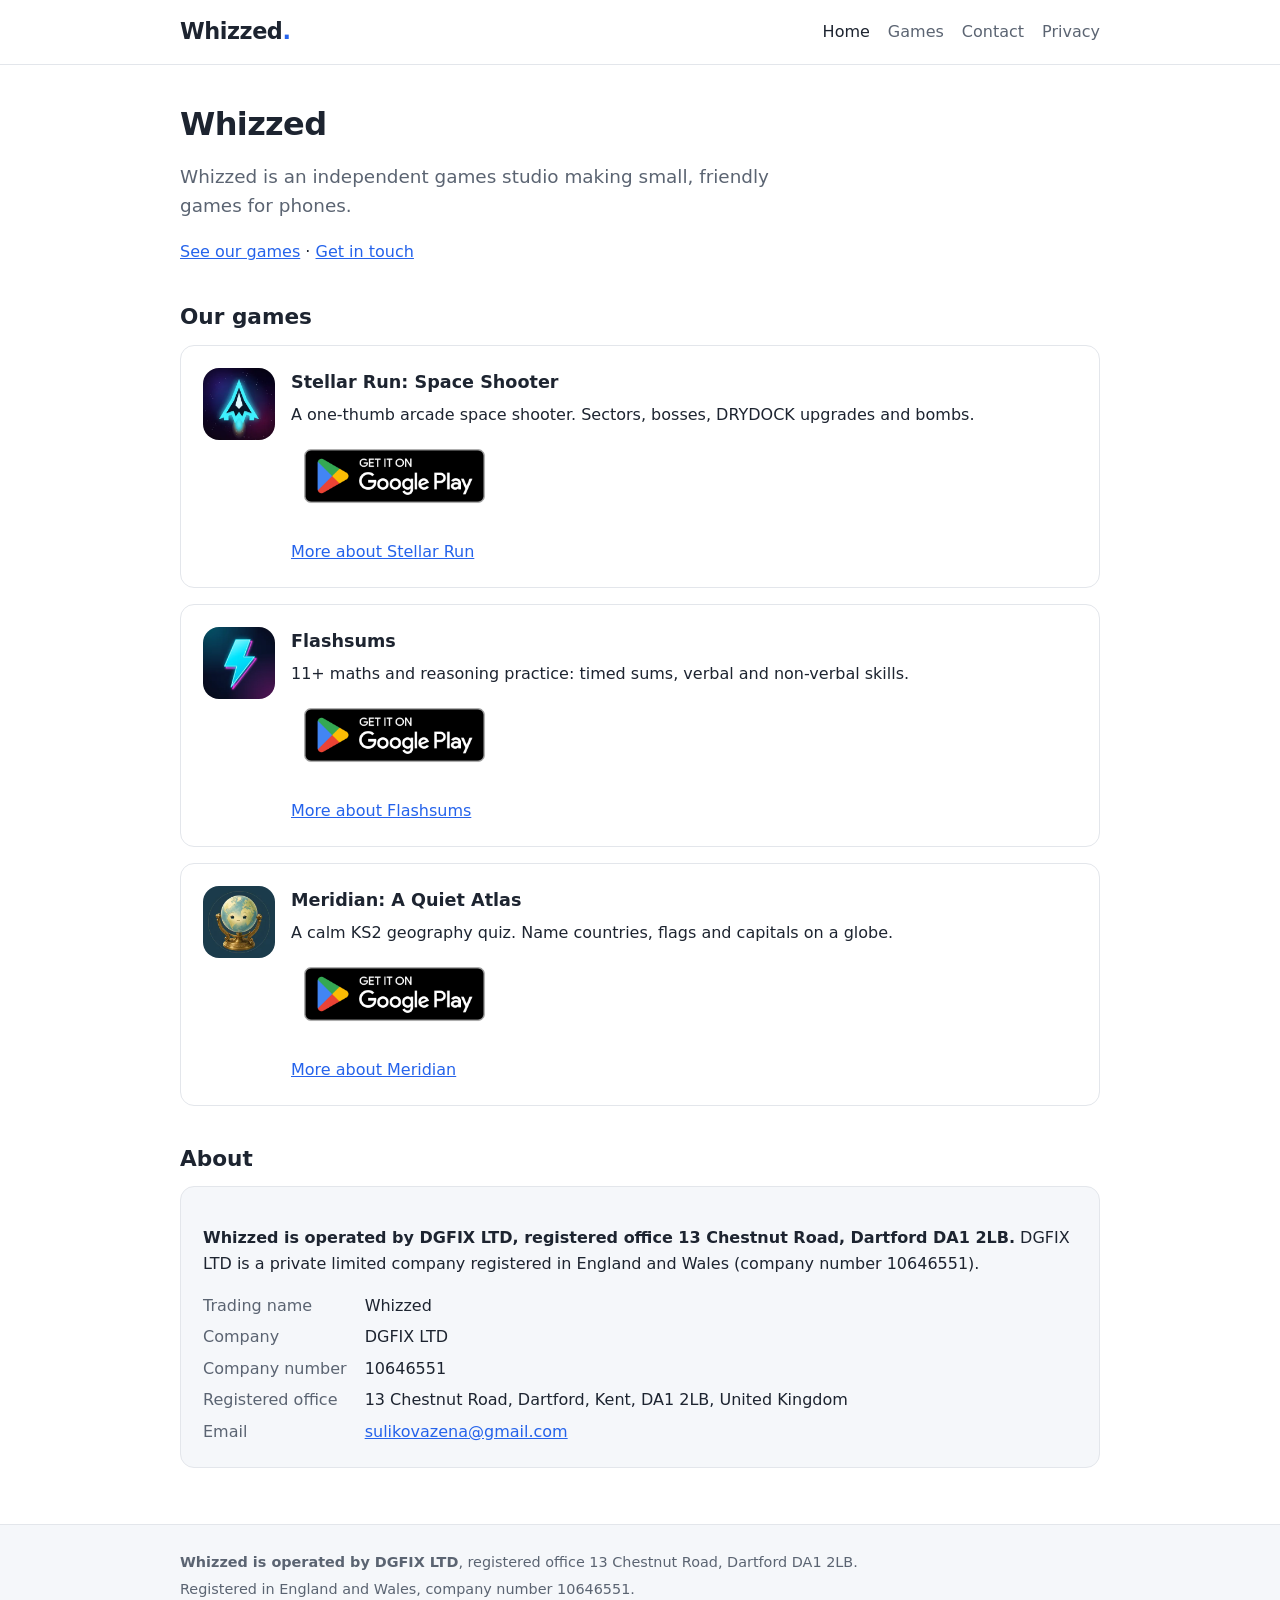
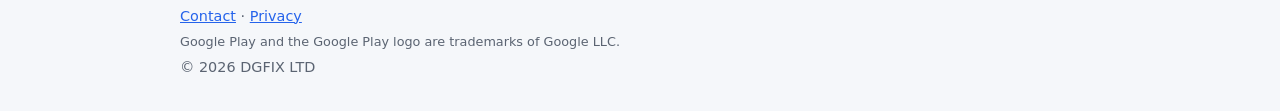
<file: index.html>
<!doctype html>
<html lang="en-GB">
<head>
<meta charset="utf-8">
<meta name="viewport" content="width=device-width,initial-scale=1">
<title>Whizzed — games by DGFIX LTD</title>
<meta name="description" content="Whizzed is an independent games studio operated by DGFIX LTD. Games include Stellar Run, Flashsums and Meridian, on Google Play.">

<link rel="icon" type="image/png" href="assets/img/favicon-32.png">
<link rel="apple-touch-icon" href="assets/img/apple-touch-icon.png">
<link rel="stylesheet" href="assets/site.css">
</head>
<body>

<header class="site"><div class="wrap">
<a class="brand" href="index.html">Whizzed<span>.</span></a>
<nav aria-label="Main"><a href="index.html" aria-current=page>Home</a><a href="games/index.html">Games</a><a href="contact/index.html">Contact</a><a href="privacy/index.html">Privacy</a></nav>
</div></header>
<main><div class="wrap">

<h1>Whizzed</h1>
<p class="lead">Whizzed is an independent games studio making small, friendly games for phones.</p>
<p><a href="games/index.html">See our games</a> · <a href="contact/index.html">Get in touch</a></p>
<h2>Our games</h2>
<div class="card game" id="home-stellar-run">
<img class="icon" src="assets/img/stellar-run-icon.webp" width="72" height="72" alt="Stellar Run app icon">
<div>
<h3 style="margin-top:0">Stellar Run: Space Shooter</h3>
<p style="margin:0">A one-thumb arcade space shooter. Sectors, bosses, DRYDOCK upgrades and bombs.</p>
<a class="play-badge" href="https://play.google.com/store/apps/details?id=com.stellarrun.game"><img src="assets/img/google-play-badge.png" alt="Get it on Google Play" width="646" height="250"></a>
<p style="margin:8px 0 0"><a href="games/stellar-run/index.html">More about Stellar Run</a></p>
</div>
</div>
<div class="card game" id="home-flashsums" style="margin-top:16px">
<img class="icon" src="assets/img/flashsums-icon.webp" width="72" height="72" alt="Flashsums app icon">
<div>
<h3 style="margin-top:0">Flashsums</h3>
<p style="margin:0">11+ maths and reasoning practice: timed sums, verbal and non-verbal skills.</p>
<a class="play-badge" href="https://play.google.com/store/apps/details?id=com.whizzed.flashsums"><img src="assets/img/google-play-badge.png" alt="Get it on Google Play" width="646" height="250"></a>
<p style="margin:8px 0 0"><a href="games/flashsums/index.html">More about Flashsums</a></p>
</div>
</div>
<div class="card game" id="home-meridian" style="margin-top:16px">
<img class="icon" src="assets/img/meridian-icon.webp" width="72" height="72" alt="Meridian app icon">
<div>
<h3 style="margin-top:0">Meridian: A Quiet Atlas</h3>
<p style="margin:0">A calm KS2 geography quiz. Name countries, flags and capitals on a globe.</p>
<a class="play-badge" href="https://play.google.com/store/apps/details?id=com.whizzed.meridian"><img src="assets/img/google-play-badge.png" alt="Get it on Google Play" width="646" height="250"></a>
<p style="margin:8px 0 0"><a href="games/meridian/index.html">More about Meridian</a></p>
</div>
</div>
<h2 id="about">About</h2>
<div class="card soft">
<p><strong>Whizzed is operated by DGFIX LTD, registered office 13 Chestnut Road, Dartford DA1 2LB.</strong> DGFIX LTD is a private limited company registered in England and Wales (company number 10646551).</p>
<dl class="facts">
<dt>Trading name</dt><dd>Whizzed</dd>
<dt>Company</dt><dd>DGFIX LTD</dd>
<dt>Company number</dt><dd>10646551</dd>
<dt>Registered office</dt><dd>13 Chestnut Road, Dartford, Kent, DA1 2LB, United Kingdom</dd>
<dt>Email</dt><dd><a href="mailto:sulikovazena@gmail.com">sulikovazena@gmail.com</a></dd>
</dl>
</div>

</div></main>
<footer class="site"><div class="wrap">
<p><strong>Whizzed is operated by DGFIX LTD</strong>, registered office 13 Chestnut Road, Dartford DA1 2LB.</p>
<p>Registered in England and Wales, company number 10646551.</p>
<p><a href="contact/index.html">Contact</a> · <a href="privacy/index.html">Privacy</a></p>
<p class="play-legal">Google Play and the Google Play logo are trademarks of Google LLC.</p>
<p>© 2026 DGFIX LTD</p>
</div></footer>
</body>
</html>
</file>
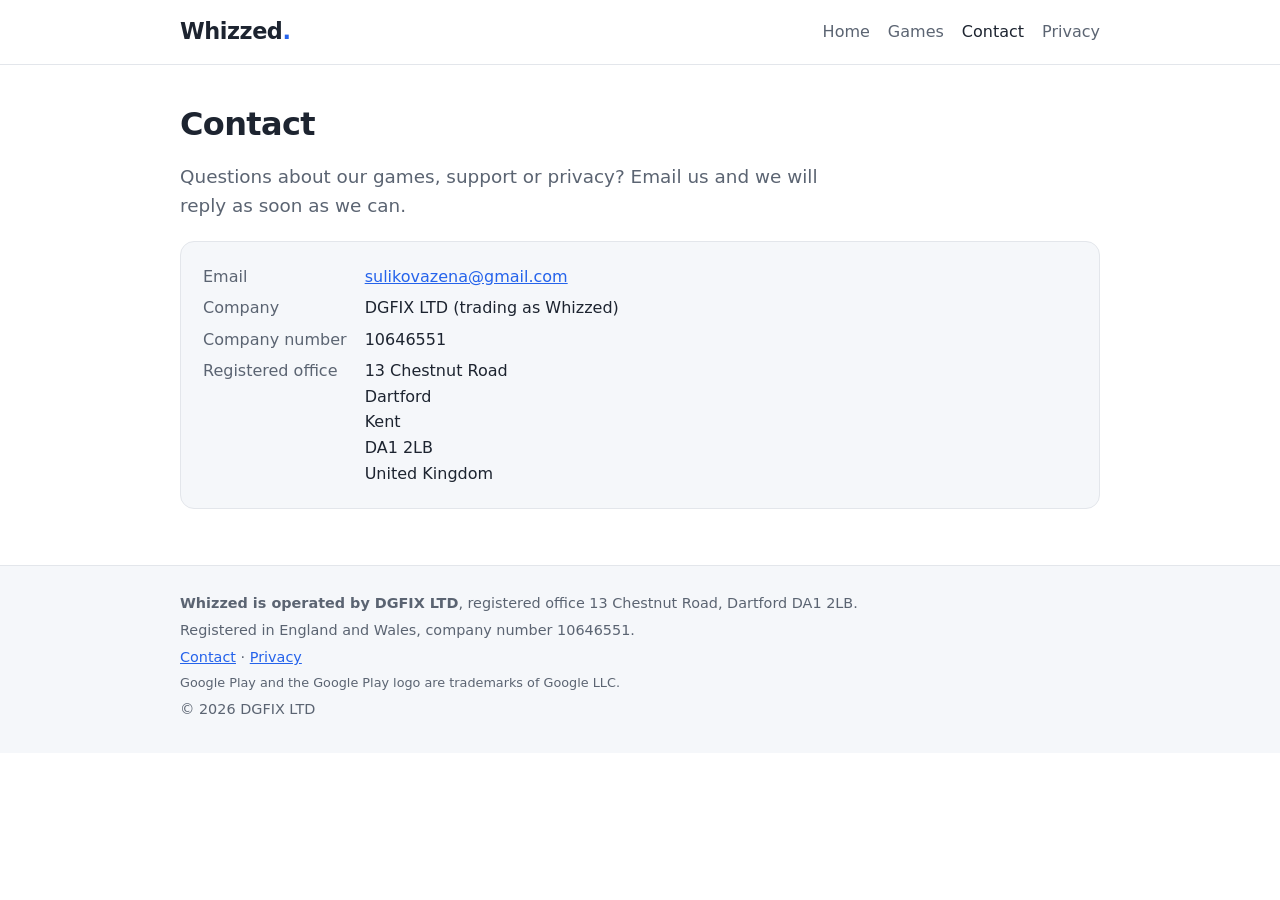
<file: contact/index.html>
<!doctype html>
<html lang="en-GB">
<head>
<meta charset="utf-8">
<meta name="viewport" content="width=device-width,initial-scale=1">
<title>Contact — Whizzed</title>
<meta name="description" content="Contact Whizzed (DGFIX LTD).">

<link rel="icon" type="image/png" href="../assets/img/favicon-32.png">
<link rel="apple-touch-icon" href="../assets/img/apple-touch-icon.png">
<link rel="stylesheet" href="../assets/site.css">
</head>
<body>

<header class="site"><div class="wrap">
<a class="brand" href="../index.html">Whizzed<span>.</span></a>
<nav aria-label="Main"><a href="../index.html">Home</a><a href="../games/index.html">Games</a><a href="../contact/index.html" aria-current=page>Contact</a><a href="../privacy/index.html">Privacy</a></nav>
</div></header>
<main><div class="wrap">

<h1>Contact</h1>
<p class="lead">Questions about our games, support or privacy? Email us and we will reply as soon as we can.</p>
<div class="card soft" style="margin-top:20px">
<dl class="facts">
<dt>Email</dt><dd><a href="mailto:sulikovazena@gmail.com">sulikovazena@gmail.com</a></dd>
<dt>Company</dt><dd>DGFIX LTD (trading as Whizzed)</dd>
<dt>Company number</dt><dd>10646551</dd>
<dt>Registered office</dt><dd>13 Chestnut Road<br>Dartford<br>Kent<br>DA1 2LB<br>United Kingdom</dd>
</dl>
</div>

</div></main>
<footer class="site"><div class="wrap">
<p><strong>Whizzed is operated by DGFIX LTD</strong>, registered office 13 Chestnut Road, Dartford DA1 2LB.</p>
<p>Registered in England and Wales, company number 10646551.</p>
<p><a href="../contact/index.html">Contact</a> · <a href="../privacy/index.html">Privacy</a></p>
<p class="play-legal">Google Play and the Google Play logo are trademarks of Google LLC.</p>
<p>© 2026 DGFIX LTD</p>
</div></footer>
</body>
</html>
</file>
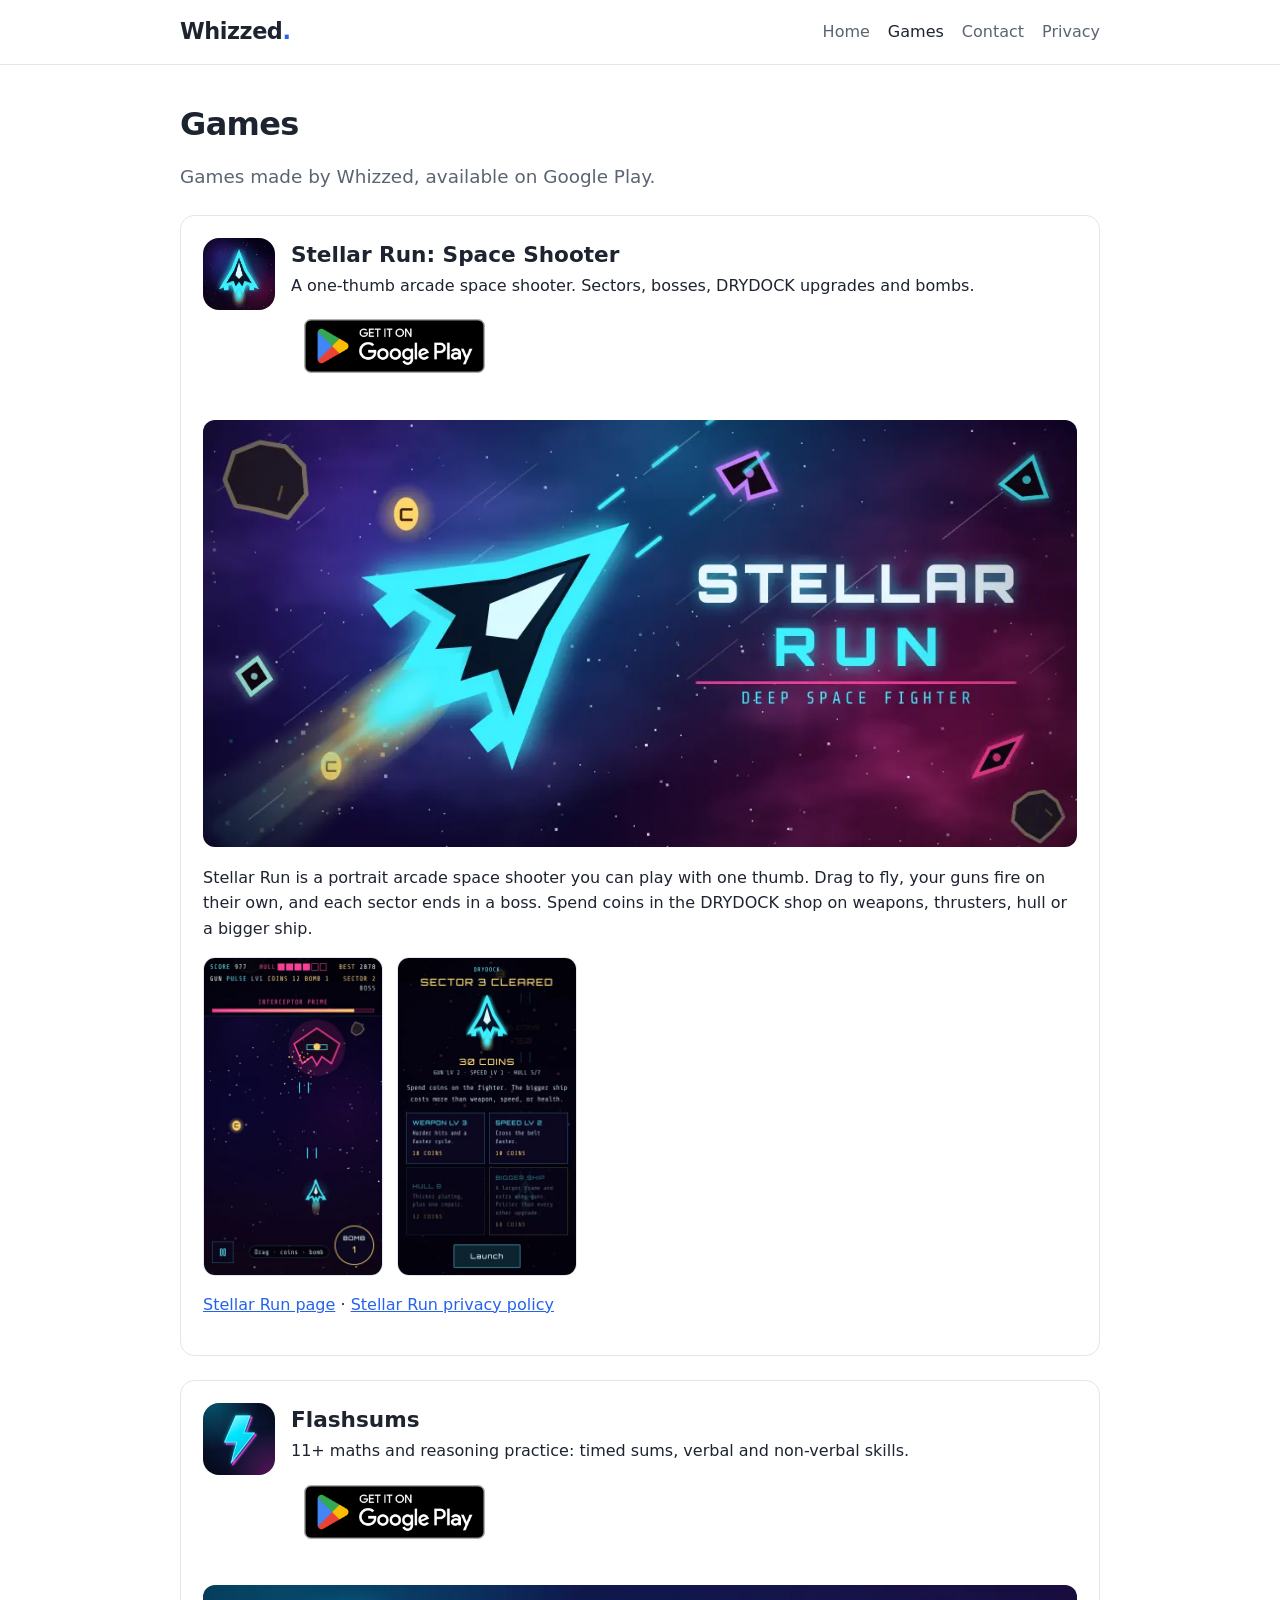
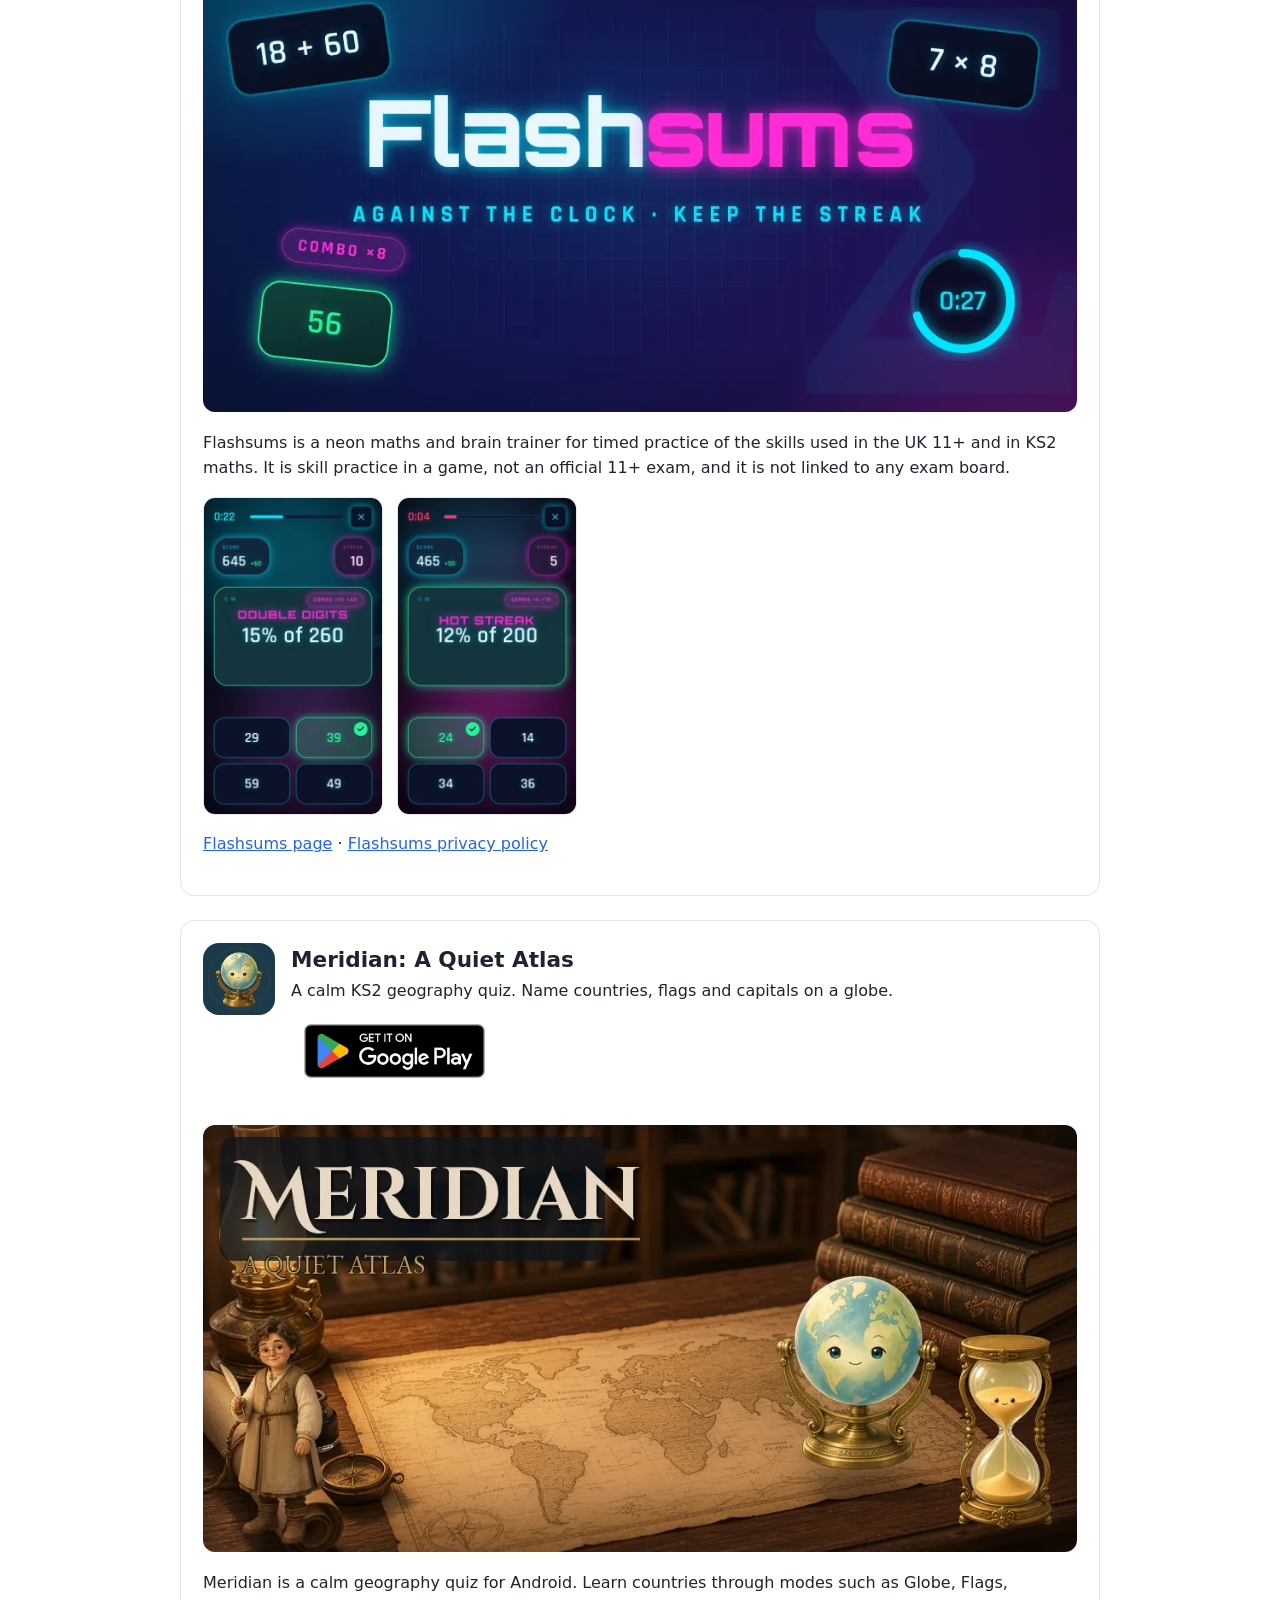
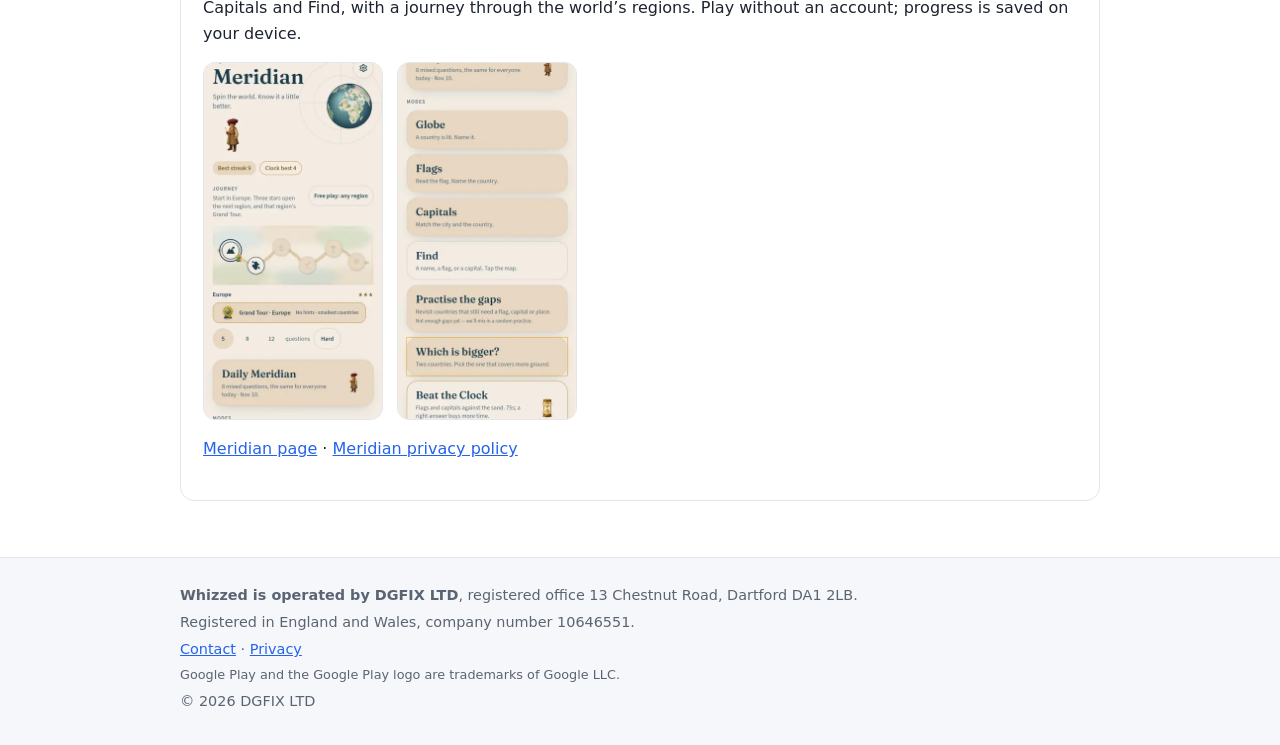
<file: games/index.html>
<!doctype html>
<html lang="en-GB">
<head>
<meta charset="utf-8">
<meta name="viewport" content="width=device-width,initial-scale=1">
<title>Games — Whizzed</title>
<meta name="description" content="Games by Whizzed, now on Google Play: Stellar Run, Flashsums and Meridian.">

<link rel="icon" type="image/png" href="../assets/img/favicon-32.png">
<link rel="apple-touch-icon" href="../assets/img/apple-touch-icon.png">
<link rel="stylesheet" href="../assets/site.css">
</head>
<body>

<header class="site"><div class="wrap">
<a class="brand" href="../index.html">Whizzed<span>.</span></a>
<nav aria-label="Main"><a href="../index.html">Home</a><a href="../games/index.html" aria-current=page>Games</a><a href="../contact/index.html">Contact</a><a href="../privacy/index.html">Privacy</a></nav>
</div></header>
<main><div class="wrap">

<h1>Games</h1>
<p class="lead">Games made by Whizzed, available on Google Play.</p>

<section id="stellar-run" class="card" style="margin-top:24px">
<div class="game">
<img class="icon" src="../assets/img/stellar-run-icon.webp" width="72" height="72" alt="Stellar Run app icon">
<div>
<h2 style="margin:0">Stellar Run: Space Shooter</h2>
<p style="margin:0">A one-thumb arcade space shooter. Sectors, bosses, DRYDOCK upgrades and bombs.</p>
<a class="play-badge" href="https://play.google.com/store/apps/details?id=com.stellarrun.game"><img src="../assets/img/google-play-badge.png" alt="Get it on Google Play" width="646" height="250"></a>
</div>
</div>
<img class="feature" src="../assets/img/stellar-run-feature.webp" width="1024" height="500" alt="Stellar Run feature graphic: a space fighter above a planet">
<p>Stellar Run is a portrait arcade space shooter you can play with one thumb. Drag to fly, your guns fire on their own, and each sector ends in a boss. Spend coins in the DRYDOCK shop on weapons, thrusters, hull or a bigger ship.</p>
<div class="shots">
<img src="../assets/img/stellar-run-shot-boss.webp" width="360" height="640" alt="Stellar Run boss fight" loading="lazy">
<img src="../assets/img/stellar-run-shot-drydock.webp" width="360" height="640" alt="Stellar Run DRYDOCK upgrade shop" loading="lazy">
</div>
<p style="margin-top:16px"><a href="../games/stellar-run/index.html">Stellar Run page</a> · <a href="../privacy/stellar-run/index.html">Stellar Run privacy policy</a></p>
</section>

<section id="flashsums" class="card" style="margin-top:24px">
<div class="game">
<img class="icon" src="../assets/img/flashsums-icon.webp" width="72" height="72" alt="Flashsums app icon">
<div>
<h2 style="margin:0">Flashsums</h2>
<p style="margin:0">11+ maths and reasoning practice: timed sums, verbal and non-verbal skills.</p>
<a class="play-badge" href="https://play.google.com/store/apps/details?id=com.whizzed.flashsums"><img src="../assets/img/google-play-badge.png" alt="Get it on Google Play" width="646" height="250"></a>
</div>
</div>
<img class="feature" src="../assets/img/flashsums-feature.webp" width="1024" height="500" alt="Flashsums feature graphic">
<p>Flashsums is a neon maths and brain trainer for timed practice of the skills used in the UK 11+ and in KS2 maths. It is skill practice in a game, not an official 11+ exam, and it is not linked to any exam board.</p>
<div class="shots">
<img src="../assets/img/flashsums-shot-play.webp" width="360" height="640" alt="Flashsums timed sums with a streak" loading="lazy">
<img src="../assets/img/flashsums-shot-hard.webp" width="360" height="640" alt="Flashsums hard mode with the clock" loading="lazy">
</div>
<p style="margin-top:16px"><a href="../games/flashsums/index.html">Flashsums page</a> · <a href="../privacy/flashsums/index.html">Flashsums privacy policy</a></p>
</section>

<section id="meridian" class="card" style="margin-top:24px">
<div class="game">
<img class="icon" src="../assets/img/meridian-icon.webp" width="72" height="72" alt="Meridian app icon">
<div>
<h2 style="margin:0">Meridian: A Quiet Atlas</h2>
<p style="margin:0">A calm KS2 geography quiz. Name countries, flags and capitals on a globe.</p>
<a class="play-badge" href="https://play.google.com/store/apps/details?id=com.whizzed.meridian"><img src="../assets/img/google-play-badge.png" alt="Get it on Google Play" width="646" height="250"></a>
</div>
</div>
<img class="feature" src="../assets/img/meridian-feature.webp" width="1024" height="500" alt="Meridian feature graphic: the Meridian globe, Quill and Sandglass on a study desk">
<p>Meridian is a calm geography quiz for Android. Learn countries through modes such as Globe, Flags, Capitals and Find, with a journey through the world’s regions. Play without an account; progress is saved on your device.</p>
<div class="shots">
<img src="../assets/img/meridian-shot-home.webp" width="360" height="720" alt="Meridian home screen" loading="lazy">
<img src="../assets/img/meridian-shot-modes.webp" width="360" height="720" alt="Meridian list of quiz modes" loading="lazy">
</div>
<p style="margin-top:16px"><a href="../games/meridian/index.html">Meridian page</a> · <a href="../privacy/meridian/index.html">Meridian privacy policy</a></p>
</section>

</div></main>
<footer class="site"><div class="wrap">
<p><strong>Whizzed is operated by DGFIX LTD</strong>, registered office 13 Chestnut Road, Dartford DA1 2LB.</p>
<p>Registered in England and Wales, company number 10646551.</p>
<p><a href="../contact/index.html">Contact</a> · <a href="../privacy/index.html">Privacy</a></p>
<p class="play-legal">Google Play and the Google Play logo are trademarks of Google LLC.</p>
<p>© 2026 DGFIX LTD</p>
</div></footer>
</body>
</html>
</file>
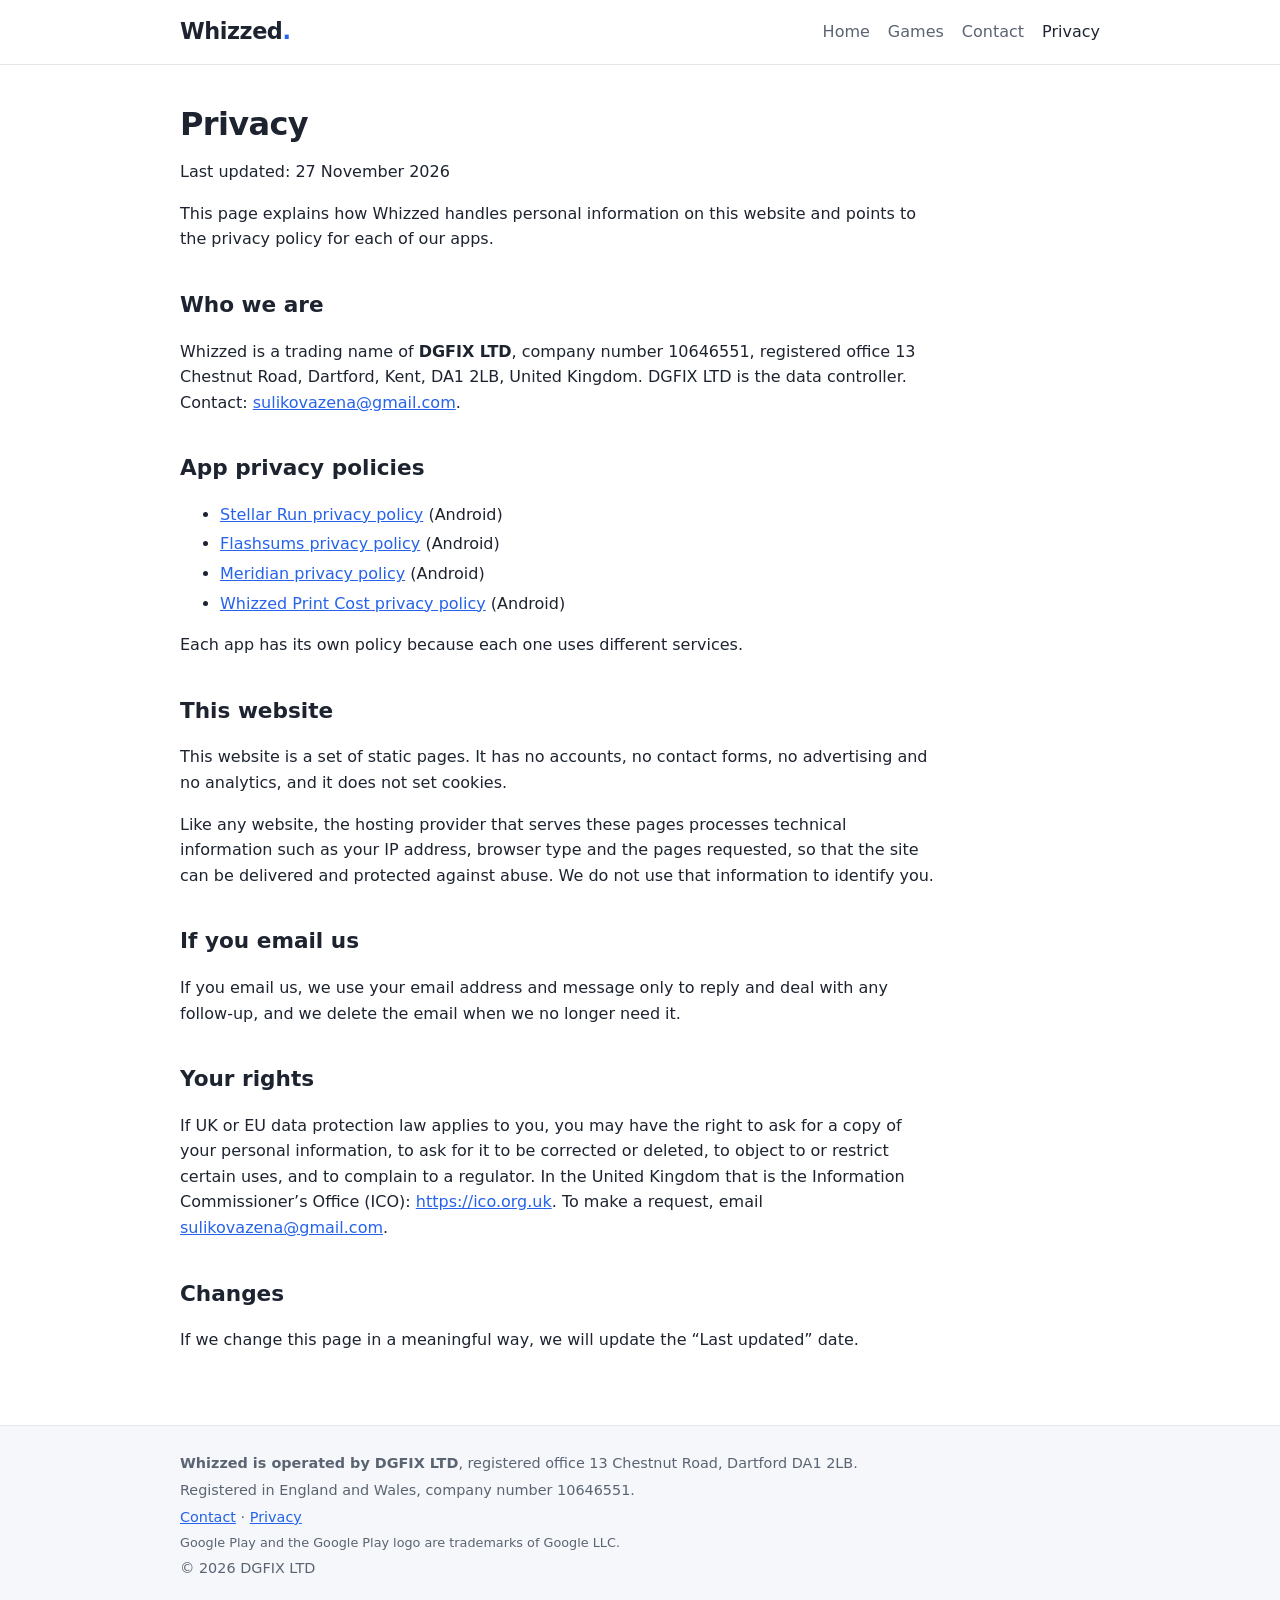
<file: privacy/index.html>
<!doctype html>
<html lang="en-GB">
<head>
<meta charset="utf-8">
<meta name="viewport" content="width=device-width,initial-scale=1">
<title>Privacy — Whizzed</title>
<meta name="description" content="Privacy information for Whizzed and its games.">

<link rel="icon" type="image/png" href="../assets/img/favicon-32.png">
<link rel="apple-touch-icon" href="../assets/img/apple-touch-icon.png">
<link rel="stylesheet" href="../assets/site.css">
</head>
<body>

<header class="site"><div class="wrap">
<a class="brand" href="../index.html">Whizzed<span>.</span></a>
<nav aria-label="Main"><a href="../index.html">Home</a><a href="../games/index.html">Games</a><a href="../contact/index.html">Contact</a><a href="../privacy/index.html" aria-current=page>Privacy</a></nav>
</div></header>
<main><div class="wrap">

<div class="policy">
<h1>Privacy</h1>
<p>Last updated: 27 November 2026</p>
<p>This page explains how Whizzed handles personal information on this website and points to the privacy policy for each of our apps.</p>
<h2>Who we are</h2>
<p>Whizzed is a trading name of <strong>DGFIX LTD</strong>, company number 10646551, registered office 13 Chestnut Road, Dartford, Kent, DA1 2LB, United Kingdom. DGFIX LTD is the data controller. Contact: <a href="mailto:sulikovazena@gmail.com">sulikovazena@gmail.com</a>.</p>
<h2>App privacy policies</h2>
<ul>
<li><a href="../privacy/stellar-run/index.html">Stellar Run privacy policy</a> (Android)</li>
<li><a href="../privacy/flashsums/index.html">Flashsums privacy policy</a> (Android)</li>
<li><a href="../privacy/meridian/index.html">Meridian privacy policy</a> (Android)</li>
<li><a href="../privacy/printcost/index.html">Whizzed Print Cost privacy policy</a> (Android)</li>
</ul>
<p>Each app has its own policy because each one uses different services.</p>
<h2>This website</h2>
<p>This website is a set of static pages. It has no accounts, no contact forms, no advertising and no analytics, and it does not set cookies.</p>
<p>Like any website, the hosting provider that serves these pages processes technical information such as your IP address, browser type and the pages requested, so that the site can be delivered and protected against abuse. We do not use that information to identify you.</p>
<h2>If you email us</h2>
<p>If you email us, we use your email address and message only to reply and deal with any follow-up, and we delete the email when we no longer need it.</p>
<h2>Your rights</h2>
<p>If UK or EU data protection law applies to you, you may have the right to ask for a copy of your personal information, to ask for it to be corrected or deleted, to object to or restrict certain uses, and to complain to a regulator. In the United Kingdom that is the Information Commissioner’s Office (ICO): <a href="https://ico.org.uk">https://ico.org.uk</a>. To make a request, email <a href="mailto:sulikovazena@gmail.com">sulikovazena@gmail.com</a>.</p>
<h2>Changes</h2>
<p>If we change this page in a meaningful way, we will update the “Last updated” date.</p>
</div>

</div></main>
<footer class="site"><div class="wrap">
<p><strong>Whizzed is operated by DGFIX LTD</strong>, registered office 13 Chestnut Road, Dartford DA1 2LB.</p>
<p>Registered in England and Wales, company number 10646551.</p>
<p><a href="../contact/index.html">Contact</a> · <a href="../privacy/index.html">Privacy</a></p>
<p class="play-legal">Google Play and the Google Play logo are trademarks of Google LLC.</p>
<p>© 2026 DGFIX LTD</p>
</div></footer>
</body>
</html>
</file>
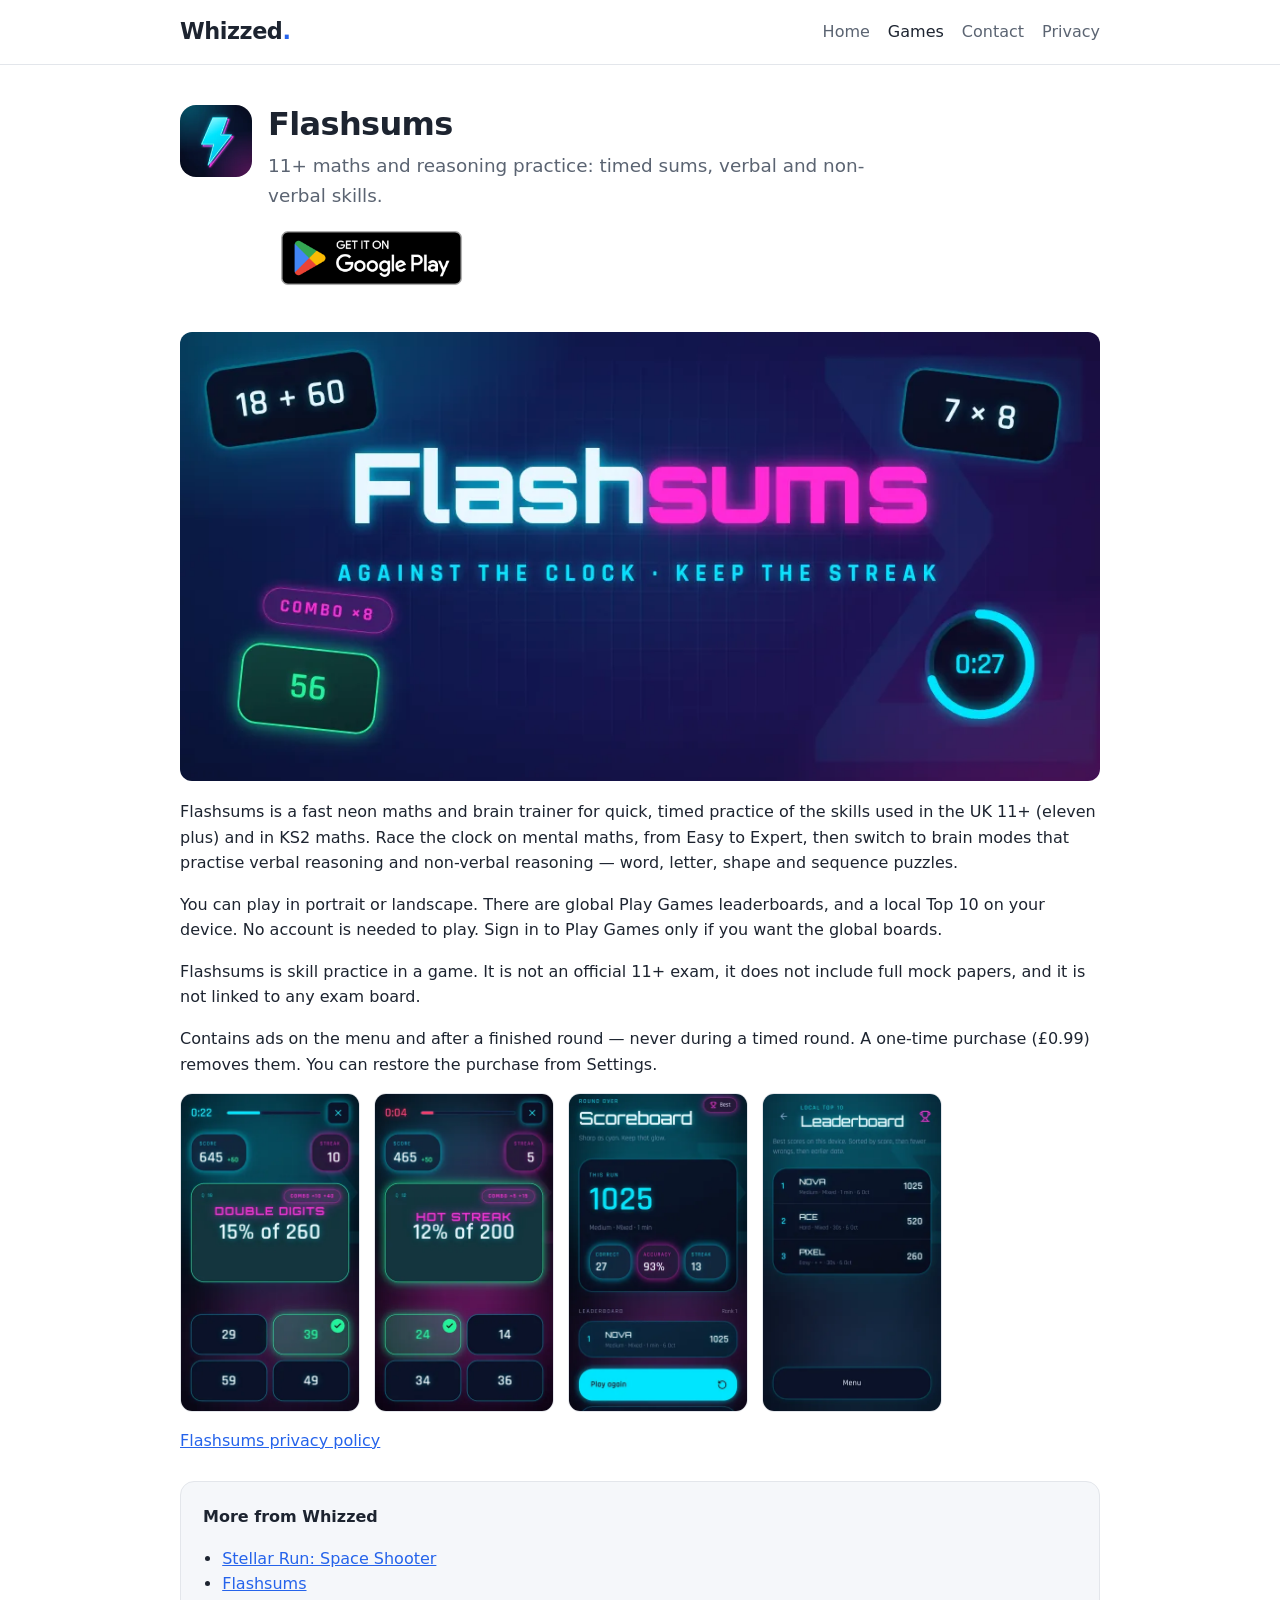
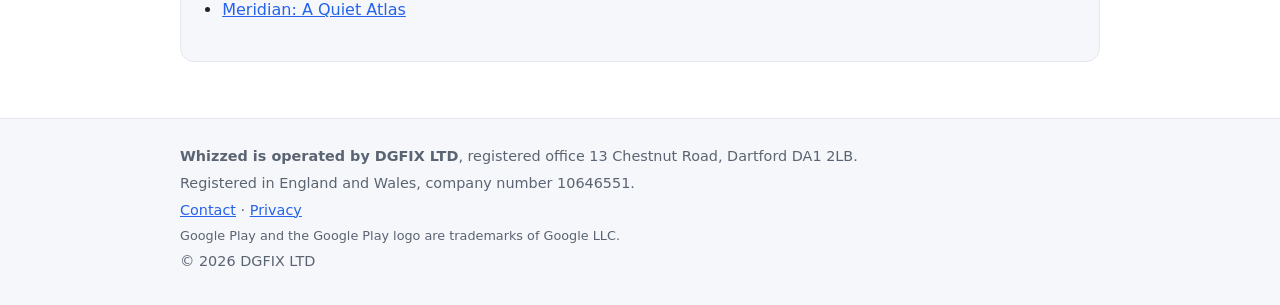
<file: games/flashsums/index.html>
<!doctype html>
<html lang="en-GB">
<head>
<meta charset="utf-8">
<meta name="viewport" content="width=device-width,initial-scale=1">
<title>Flashsums — Whizzed</title>
<meta name="description" content="Flashsums is 11+ maths and reasoning practice for Android: timed sums, verbal and non-verbal skills. Get it on Google Play.">

<link rel="icon" type="image/png" href="../../assets/img/favicon-32.png">
<link rel="apple-touch-icon" href="../../assets/img/apple-touch-icon.png">
<link rel="stylesheet" href="../../assets/site.css">
</head>
<body>

<header class="site"><div class="wrap">
<a class="brand" href="../../index.html">Whizzed<span>.</span></a>
<nav aria-label="Main"><a href="../../index.html">Home</a><a href="../../games/index.html" aria-current=page>Games</a><a href="../../contact/index.html">Contact</a><a href="../../privacy/index.html">Privacy</a></nav>
</div></header>
<main><div class="wrap">

<div class="game">
<img class="icon" src="../../assets/img/flashsums-icon.webp" width="72" height="72" alt="Flashsums app icon">
<div>
<h1 style="margin:0">Flashsums</h1>
<p class="lead" style="margin:8px 0 0">11+ maths and reasoning practice: timed sums, verbal and non-verbal skills.</p>
<a class="play-badge" href="https://play.google.com/store/apps/details?id=com.whizzed.flashsums"><img src="../../assets/img/google-play-badge.png" alt="Get it on Google Play" width="646" height="250"></a>
</div>
</div>
<img class="feature" src="../../assets/img/flashsums-feature.webp" width="1024" height="500" alt="Flashsums feature graphic">
<p>Flashsums is a fast neon maths and brain trainer for quick, timed practice of the skills used in the UK 11+ (eleven plus) and in KS2 maths. Race the clock on mental maths, from Easy to Expert, then switch to brain modes that practise verbal reasoning and non-verbal reasoning — word, letter, shape and sequence puzzles.</p>
<p>You can play in portrait or landscape. There are global Play Games leaderboards, and a local Top 10 on your device. No account is needed to play. Sign in to Play Games only if you want the global boards.</p>
<p>Flashsums is skill practice in a game. It is not an official 11+ exam, it does not include full mock papers, and it is not linked to any exam board.</p>
<p>Contains ads on the menu and after a finished round — never during a timed round. A one-time purchase (£0.99) removes them. You can restore the purchase from Settings.</p>
<div class="shots">
<img src="../../assets/img/flashsums-shot-play.webp" width="360" height="640" alt="Flashsums timed sums with a streak">
<img src="../../assets/img/flashsums-shot-hard.webp" width="360" height="640" alt="Flashsums hard mode with the clock">
<img src="../../assets/img/flashsums-shot-results.webp" width="360" height="640" alt="Flashsums results after a round">
<img src="../../assets/img/flashsums-shot-leaderboard.webp" width="360" height="640" alt="Flashsums leaderboard">
</div>
<p style="margin-top:16px"><a href="../../privacy/flashsums/index.html">Flashsums privacy policy</a></p>

<div class="more-games card soft">
<p style="margin:0 0 8px"><strong>More from Whizzed</strong></p>
<ul>
<li><a href="../../games/stellar-run/index.html">Stellar Run: Space Shooter</a></li>
<li><a href="../../games/flashsums/index.html">Flashsums</a></li>
<li><a href="../../games/meridian/index.html">Meridian: A Quiet Atlas</a></li>
</ul>
</div>


</div></main>
<footer class="site"><div class="wrap">
<p><strong>Whizzed is operated by DGFIX LTD</strong>, registered office 13 Chestnut Road, Dartford DA1 2LB.</p>
<p>Registered in England and Wales, company number 10646551.</p>
<p><a href="../../contact/index.html">Contact</a> · <a href="../../privacy/index.html">Privacy</a></p>
<p class="play-legal">Google Play and the Google Play logo are trademarks of Google LLC.</p>
<p>© 2026 DGFIX LTD</p>
</div></footer>
</body>
</html>
</file>
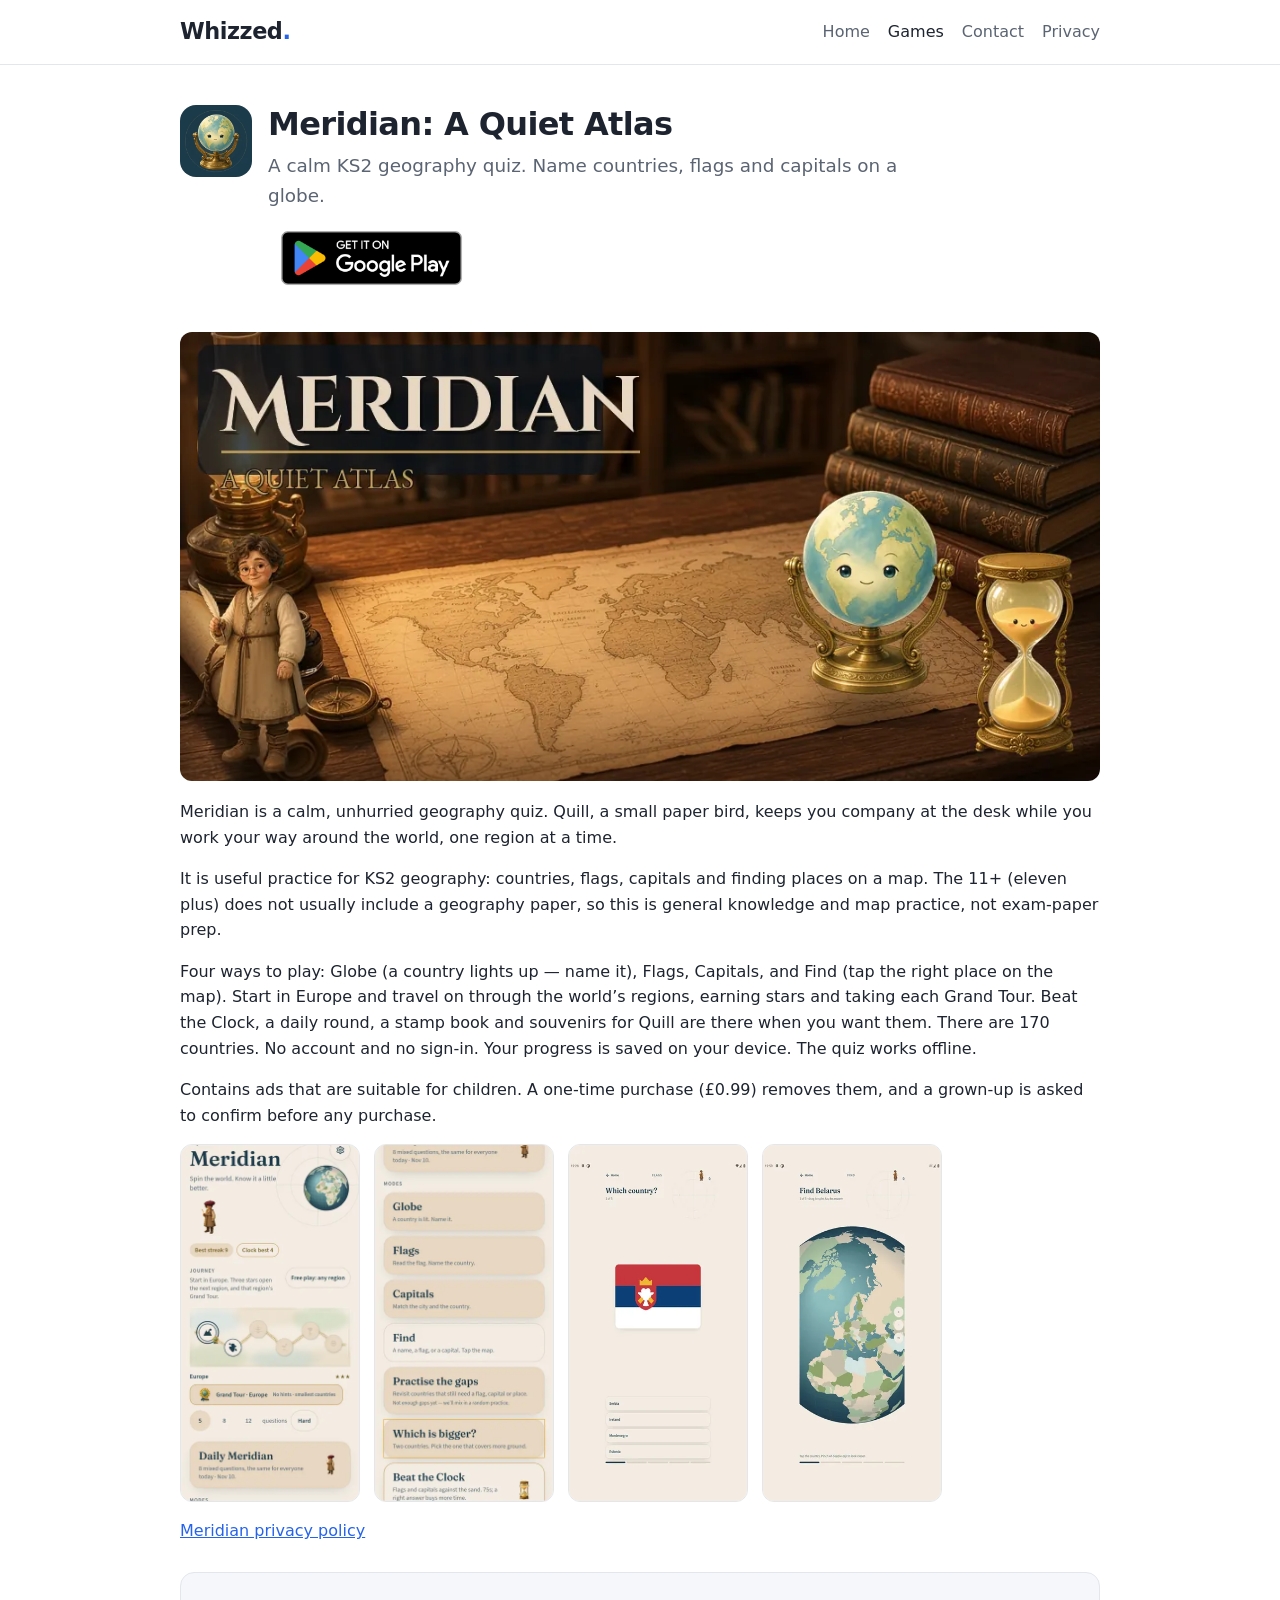
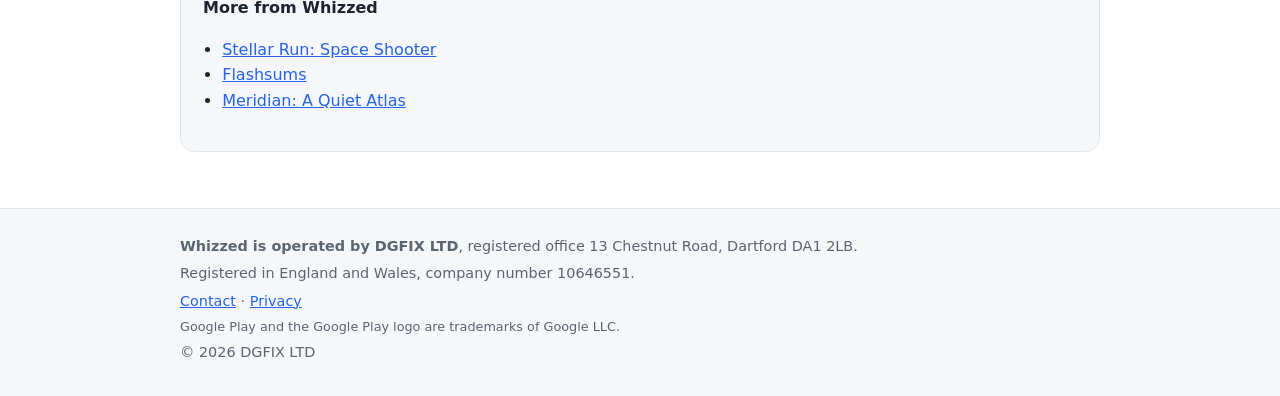
<file: games/meridian/index.html>
<!doctype html>
<html lang="en-GB">
<head>
<meta charset="utf-8">
<meta name="viewport" content="width=device-width,initial-scale=1">
<title>Meridian: A Quiet Atlas — Whizzed</title>
<meta name="description" content="Meridian is a calm KS2 geography quiz for Android. Name countries, flags and capitals on a globe. Get it on Google Play.">

<link rel="icon" type="image/png" href="../../assets/img/favicon-32.png">
<link rel="apple-touch-icon" href="../../assets/img/apple-touch-icon.png">
<link rel="stylesheet" href="../../assets/site.css">
</head>
<body>

<header class="site"><div class="wrap">
<a class="brand" href="../../index.html">Whizzed<span>.</span></a>
<nav aria-label="Main"><a href="../../index.html">Home</a><a href="../../games/index.html" aria-current=page>Games</a><a href="../../contact/index.html">Contact</a><a href="../../privacy/index.html">Privacy</a></nav>
</div></header>
<main><div class="wrap">

<div class="game">
<img class="icon" src="../../assets/img/meridian-icon.webp" width="72" height="72" alt="Meridian app icon">
<div>
<h1 style="margin:0">Meridian: A Quiet Atlas</h1>
<p class="lead" style="margin:8px 0 0">A calm KS2 geography quiz. Name countries, flags and capitals on a globe.</p>
<a class="play-badge" href="https://play.google.com/store/apps/details?id=com.whizzed.meridian"><img src="../../assets/img/google-play-badge.png" alt="Get it on Google Play" width="646" height="250"></a>
</div>
</div>
<img class="feature" src="../../assets/img/meridian-feature.webp" width="1024" height="500" alt="Meridian feature graphic: the Meridian globe, Quill and Sandglass on a study desk">
<p>Meridian is a calm, unhurried geography quiz. Quill, a small paper bird, keeps you company at the desk while you work your way around the world, one region at a time.</p>
<p>It is useful practice for KS2 geography: countries, flags, capitals and finding places on a map. The 11+ (eleven plus) does not usually include a geography paper, so this is general knowledge and map practice, not exam-paper prep.</p>
<p>Four ways to play: Globe (a country lights up — name it), Flags, Capitals, and Find (tap the right place on the map). Start in Europe and travel on through the world’s regions, earning stars and taking each Grand Tour. Beat the Clock, a daily round, a stamp book and souvenirs for Quill are there when you want them. There are 170 countries. No account and no sign-in. Your progress is saved on your device. The quiz works offline.</p>
<p>Contains ads that are suitable for children. A one-time purchase (£0.99) removes them, and a grown-up is asked to confirm before any purchase.</p>
<div class="shots">
<img src="../../assets/img/meridian-shot-home.webp" width="360" height="720" alt="Meridian home screen">
<img src="../../assets/img/meridian-shot-modes.webp" width="360" height="720" alt="Meridian list of quiz modes">
<img src="../../assets/img/meridian-shot-flags.webp" width="360" height="640" alt="Meridian flags quiz">
<img src="../../assets/img/meridian-shot-find.webp" width="360" height="640" alt="Meridian find-on-the-map quiz">
</div>
<p style="margin-top:16px"><a href="../../privacy/meridian/index.html">Meridian privacy policy</a></p>

<div class="more-games card soft">
<p style="margin:0 0 8px"><strong>More from Whizzed</strong></p>
<ul>
<li><a href="../../games/stellar-run/index.html">Stellar Run: Space Shooter</a></li>
<li><a href="../../games/flashsums/index.html">Flashsums</a></li>
<li><a href="../../games/meridian/index.html">Meridian: A Quiet Atlas</a></li>
</ul>
</div>


</div></main>
<footer class="site"><div class="wrap">
<p><strong>Whizzed is operated by DGFIX LTD</strong>, registered office 13 Chestnut Road, Dartford DA1 2LB.</p>
<p>Registered in England and Wales, company number 10646551.</p>
<p><a href="../../contact/index.html">Contact</a> · <a href="../../privacy/index.html">Privacy</a></p>
<p class="play-legal">Google Play and the Google Play logo are trademarks of Google LLC.</p>
<p>© 2026 DGFIX LTD</p>
</div></footer>
</body>
</html>
</file>
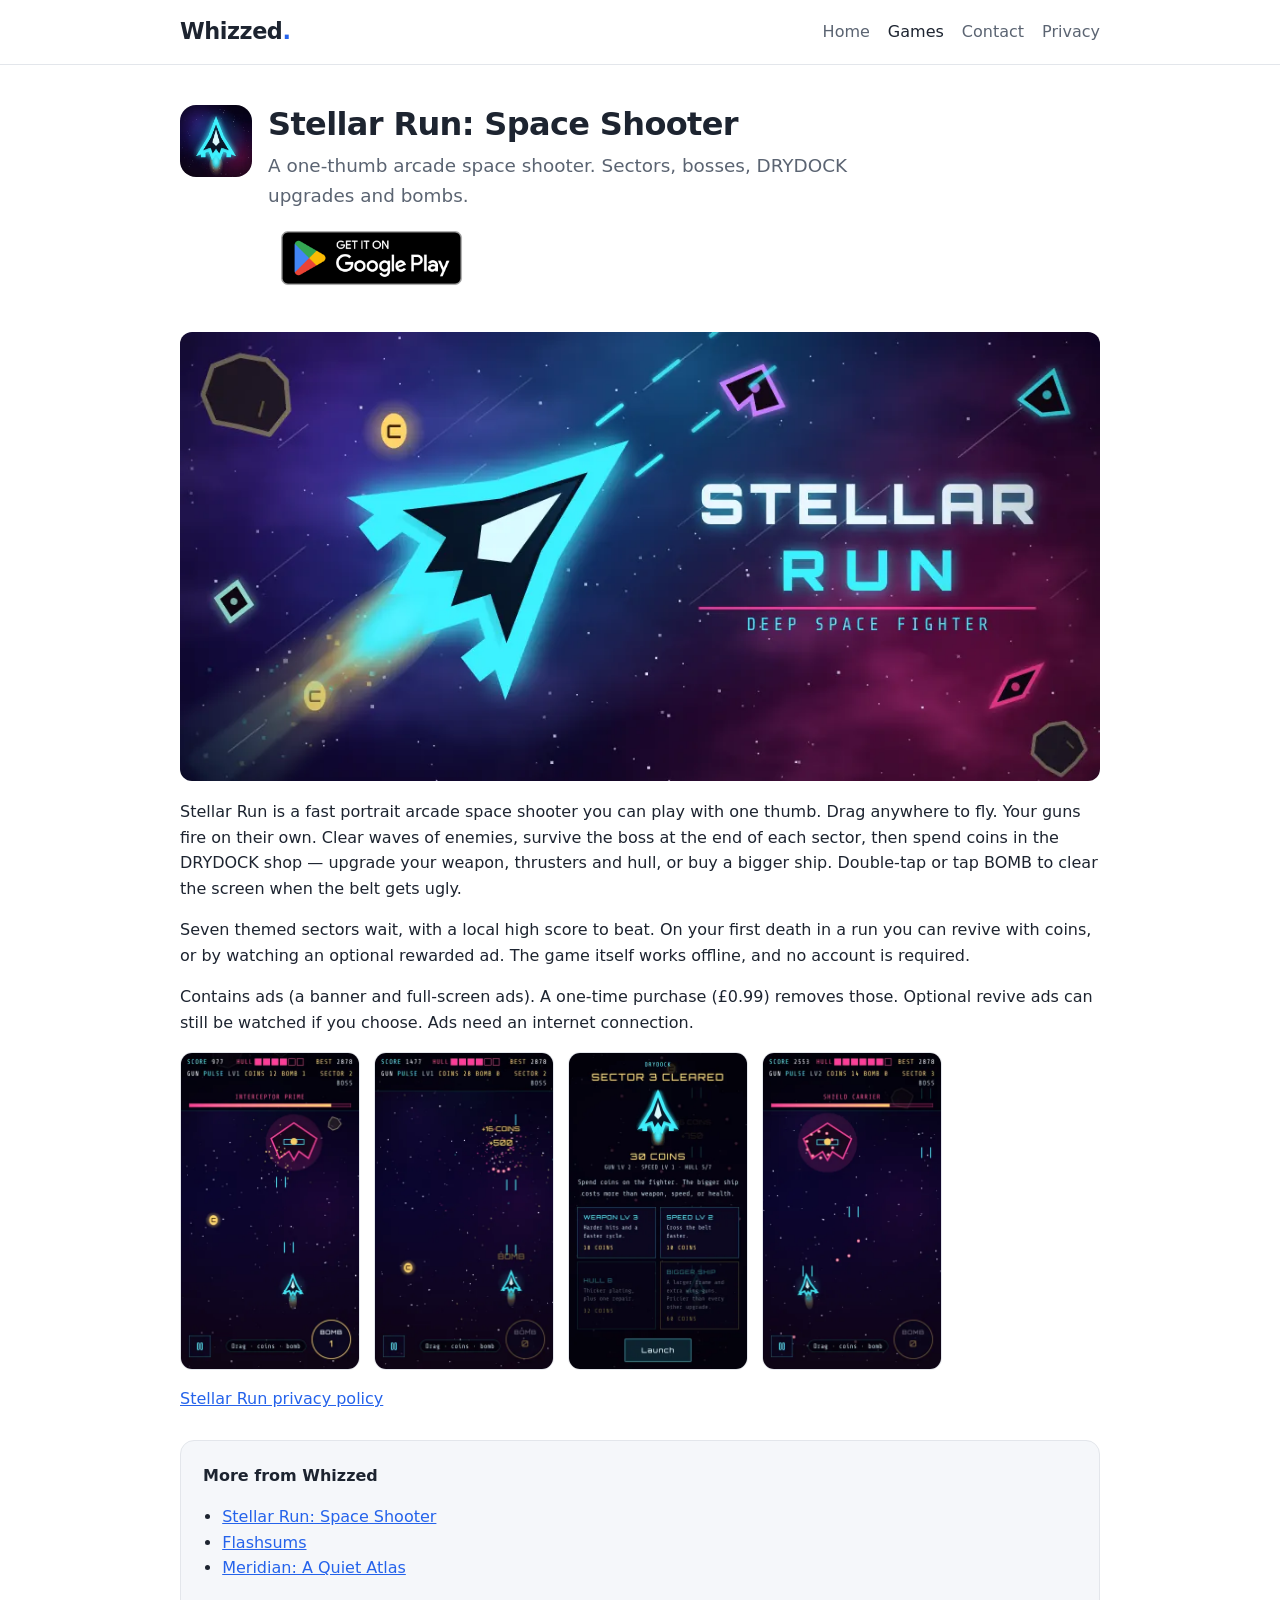
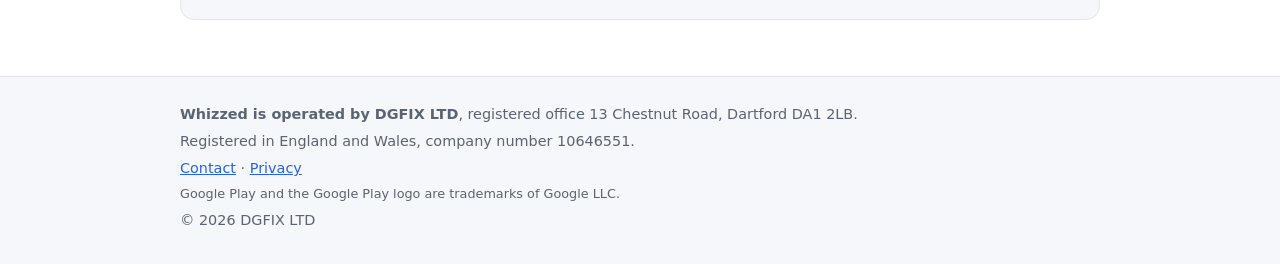
<file: games/stellar-run/index.html>
<!doctype html>
<html lang="en-GB">
<head>
<meta charset="utf-8">
<meta name="viewport" content="width=device-width,initial-scale=1">
<title>Stellar Run: Space Shooter — Whizzed</title>
<meta name="description" content="Stellar Run is a one-thumb arcade space shooter for Android, with sectors, bosses, DRYDOCK upgrades and bombs. Get it on Google Play.">

<link rel="icon" type="image/png" href="../../assets/img/favicon-32.png">
<link rel="apple-touch-icon" href="../../assets/img/apple-touch-icon.png">
<link rel="stylesheet" href="../../assets/site.css">
</head>
<body>

<header class="site"><div class="wrap">
<a class="brand" href="../../index.html">Whizzed<span>.</span></a>
<nav aria-label="Main"><a href="../../index.html">Home</a><a href="../../games/index.html" aria-current=page>Games</a><a href="../../contact/index.html">Contact</a><a href="../../privacy/index.html">Privacy</a></nav>
</div></header>
<main><div class="wrap">

<div class="game">
<img class="icon" src="../../assets/img/stellar-run-icon.webp" width="72" height="72" alt="Stellar Run app icon">
<div>
<h1 style="margin:0">Stellar Run: Space Shooter</h1>
<p class="lead" style="margin:8px 0 0">A one-thumb arcade space shooter. Sectors, bosses, DRYDOCK upgrades and bombs.</p>
<a class="play-badge" href="https://play.google.com/store/apps/details?id=com.stellarrun.game"><img src="../../assets/img/google-play-badge.png" alt="Get it on Google Play" width="646" height="250"></a>
</div>
</div>
<img class="feature" src="../../assets/img/stellar-run-feature.webp" width="1024" height="500" alt="Stellar Run feature graphic: a space fighter above a planet">
<p>Stellar Run is a fast portrait arcade space shooter you can play with one thumb. Drag anywhere to fly. Your guns fire on their own. Clear waves of enemies, survive the boss at the end of each sector, then spend coins in the DRYDOCK shop — upgrade your weapon, thrusters and hull, or buy a bigger ship. Double-tap or tap BOMB to clear the screen when the belt gets ugly.</p>
<p>Seven themed sectors wait, with a local high score to beat. On your first death in a run you can revive with coins, or by watching an optional rewarded ad. The game itself works offline, and no account is required.</p>
<p>Contains ads (a banner and full-screen ads). A one-time purchase (£0.99) removes those. Optional revive ads can still be watched if you choose. Ads need an internet connection.</p>
<div class="shots">
<img src="../../assets/img/stellar-run-shot-boss.webp" width="360" height="640" alt="Stellar Run boss fight">
<img src="../../assets/img/stellar-run-shot-bomb.webp" width="360" height="640" alt="Stellar Run bomb clearing the screen">
<img src="../../assets/img/stellar-run-shot-drydock.webp" width="360" height="640" alt="Stellar Run DRYDOCK upgrade shop">
<img src="../../assets/img/stellar-run-shot-sector.webp" width="360" height="640" alt="Stellar Run sector boss approach">
</div>
<p style="margin-top:16px"><a href="../../privacy/stellar-run/index.html">Stellar Run privacy policy</a></p>

<div class="more-games card soft">
<p style="margin:0 0 8px"><strong>More from Whizzed</strong></p>
<ul>
<li><a href="../../games/stellar-run/index.html">Stellar Run: Space Shooter</a></li>
<li><a href="../../games/flashsums/index.html">Flashsums</a></li>
<li><a href="../../games/meridian/index.html">Meridian: A Quiet Atlas</a></li>
</ul>
</div>


</div></main>
<footer class="site"><div class="wrap">
<p><strong>Whizzed is operated by DGFIX LTD</strong>, registered office 13 Chestnut Road, Dartford DA1 2LB.</p>
<p>Registered in England and Wales, company number 10646551.</p>
<p><a href="../../contact/index.html">Contact</a> · <a href="../../privacy/index.html">Privacy</a></p>
<p class="play-legal">Google Play and the Google Play logo are trademarks of Google LLC.</p>
<p>© 2026 DGFIX LTD</p>
</div></footer>
</body>
</html>
</file>
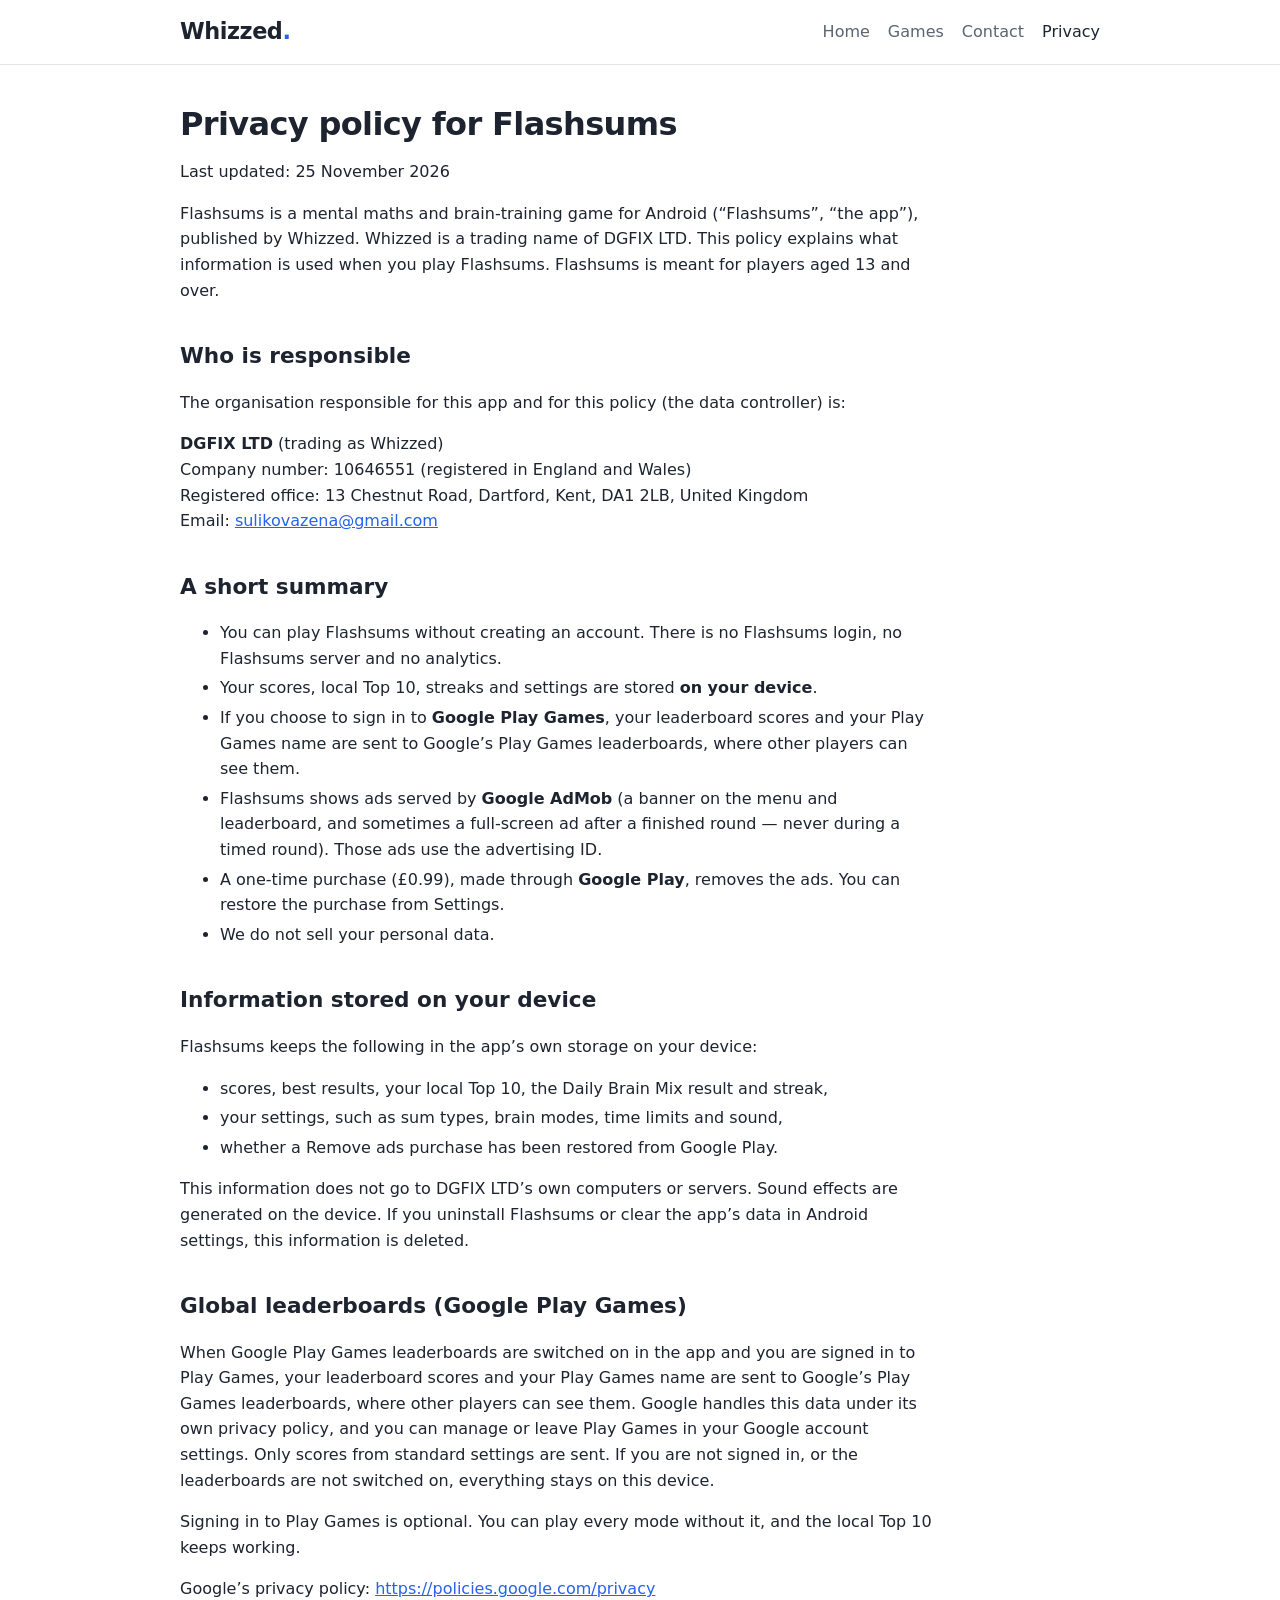
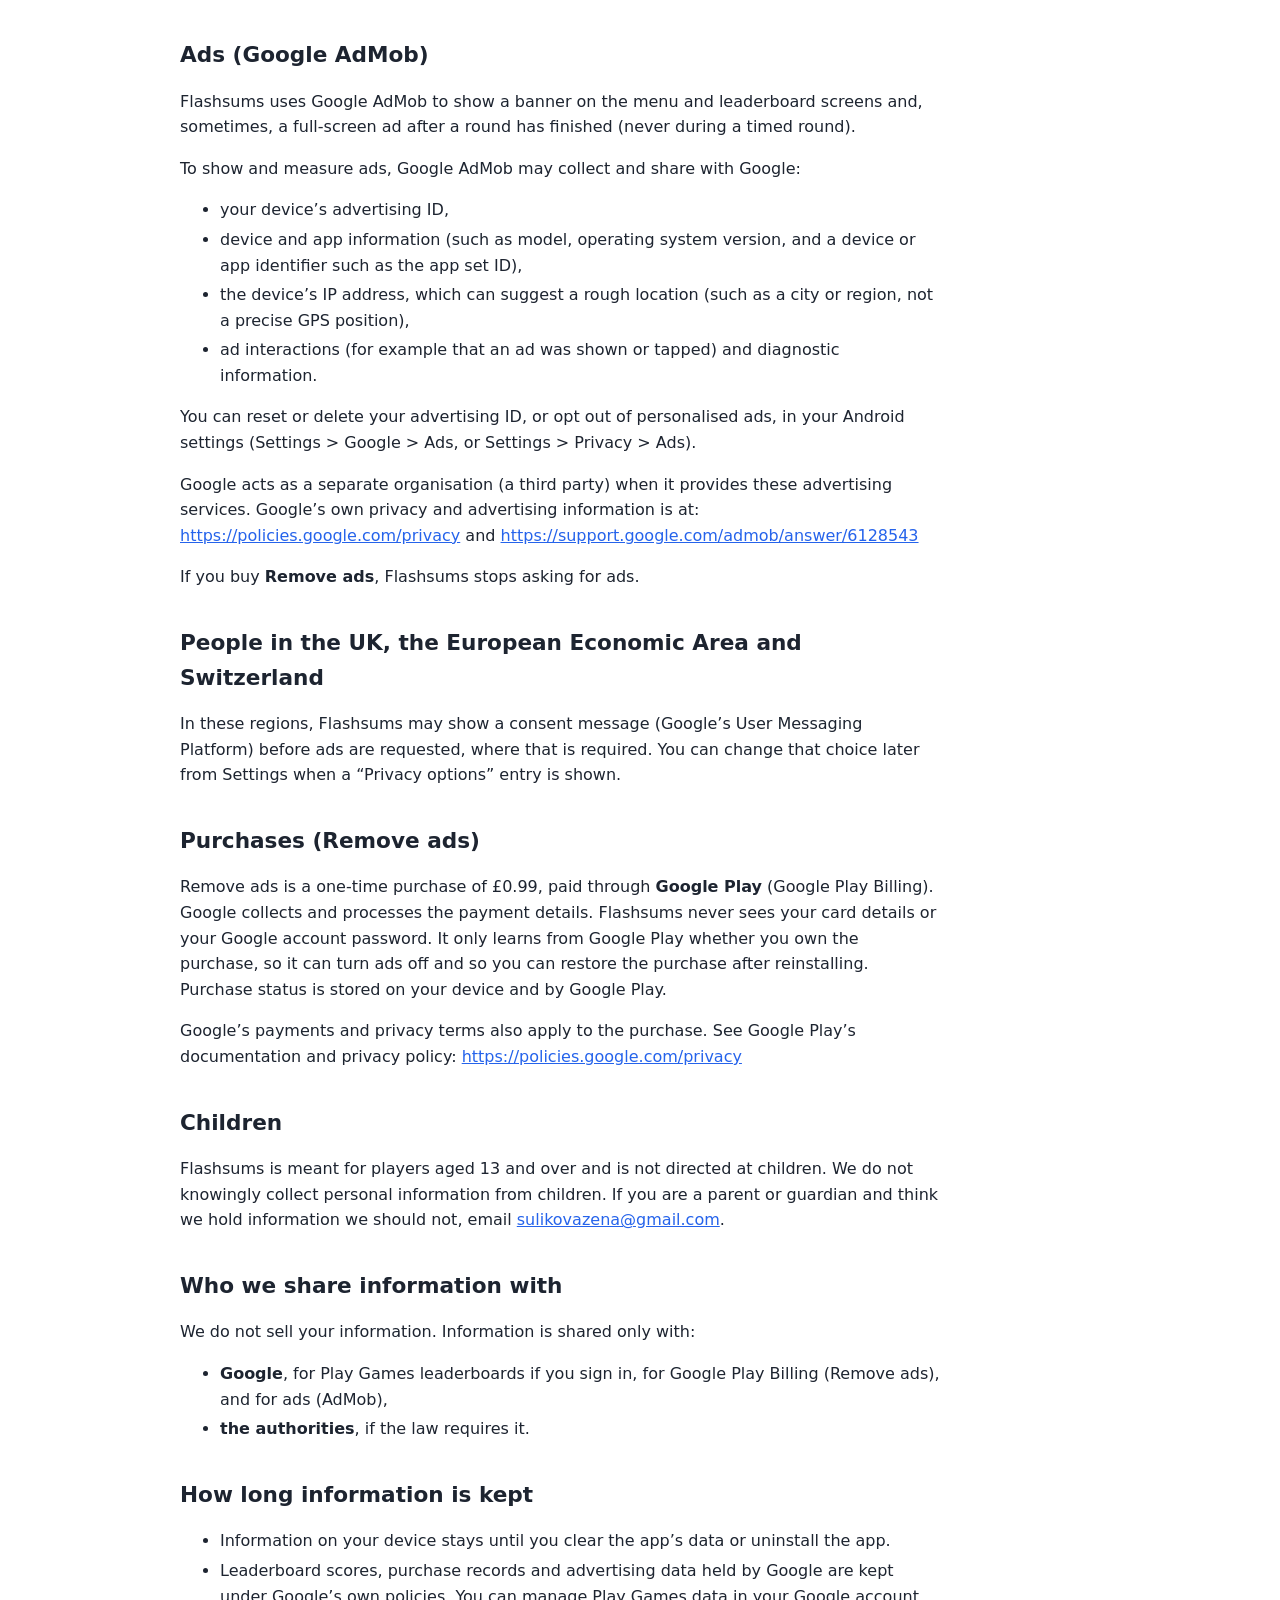
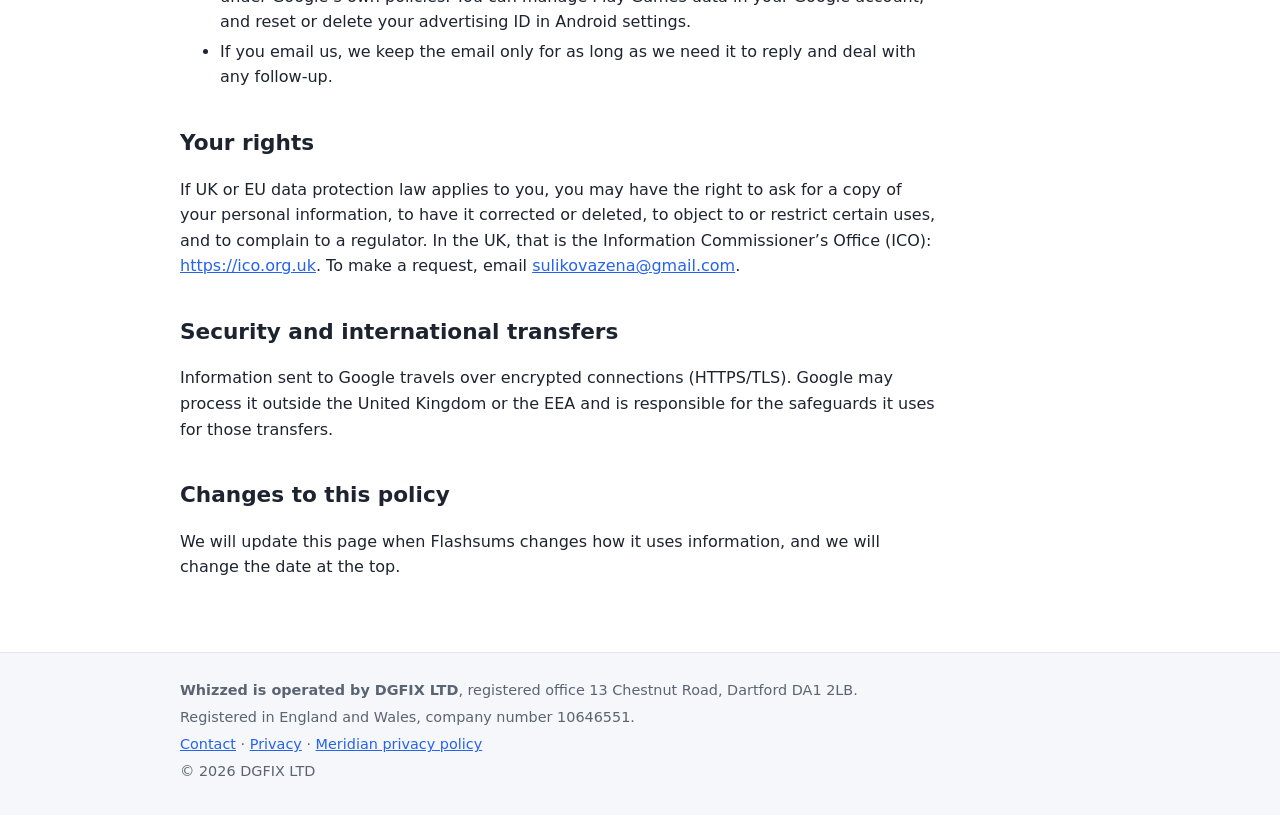
<file: privacy/flashsums/index.html>
<!doctype html>
<html lang="en-GB">
<head>
<meta charset="utf-8">
<meta name="viewport" content="width=device-width,initial-scale=1">
<title>Flashsums privacy policy — Whizzed</title>
<meta name="description" content="Privacy policy for the Flashsums app by Whizzed (DGFIX LTD).">

<link rel="icon" type="image/png" href="../../assets/img/favicon-32.png">
<link rel="apple-touch-icon" href="../../assets/img/apple-touch-icon.png">
<link rel="stylesheet" href="../../assets/site.css">
</head>
<body>

<header class="site"><div class="wrap">
<a class="brand" href="../../index.html">Whizzed<span>.</span></a>
<nav aria-label="Main"><a href="../../index.html">Home</a><a href="../../games/index.html">Games</a><a href="../../contact/index.html">Contact</a><a href="../../privacy/index.html" aria-current=page>Privacy</a></nav>
</div></header>
<main><div class="wrap">
<div class="policy">
<h1>Privacy policy for Flashsums</h1>
<p>Last updated: 25 November 2026</p>
<p>Flashsums is a mental maths and brain-training game for Android (“Flashsums”, “the app”), published by Whizzed. Whizzed is a trading name of DGFIX LTD. This policy explains what information is used when you play Flashsums. Flashsums is meant for players aged 13 and over.</p>
<h2>Who is responsible</h2>
<p>The organisation responsible for this app and for this policy (the data controller) is:</p>
<p><strong>DGFIX LTD</strong> (trading as Whizzed)<br />
Company number: 10646551 (registered in England and Wales)<br />
Registered office: 13 Chestnut Road, Dartford, Kent, DA1 2LB, United Kingdom<br />
Email: <a href="mailto:sulikovazena@gmail.com">sulikovazena@gmail.com</a></p>
<h2>A short summary</h2>
<ul>
<li>You can play Flashsums without creating an account. There is no Flashsums login, no Flashsums server and no analytics.</li>
<li>Your scores, local Top 10, streaks and settings are stored <strong>on your device</strong>.</li>
<li>If you choose to sign in to <strong>Google Play Games</strong>, your leaderboard scores and your Play Games name are sent to Google’s Play Games leaderboards, where other players can see them.</li>
<li>Flashsums shows ads served by <strong>Google AdMob</strong> (a banner on the menu and leaderboard, and sometimes a full-screen ad after a finished round — never during a timed round). Those ads use the advertising ID.</li>
<li>A one-time purchase (£0.99), made through <strong>Google Play</strong>, removes the ads. You can restore the purchase from Settings.</li>
<li>We do not sell your personal data.</li>
</ul>
<h2>Information stored on your device</h2>
<p>Flashsums keeps the following in the app’s own storage on your device:</p>
<ul>
<li>scores, best results, your local Top 10, the Daily Brain Mix result and streak,</li>
<li>your settings, such as sum types, brain modes, time limits and sound,</li>
<li>whether a Remove ads purchase has been restored from Google Play.</li>
</ul>
<p>This information does not go to DGFIX LTD’s own computers or servers. Sound effects are generated on the device. If you uninstall Flashsums or clear the app’s data in Android settings, this information is deleted.</p>
<h2>Global leaderboards (Google Play Games)</h2>
<p>When Google Play Games leaderboards are switched on in the app and you are signed in to Play Games, your leaderboard scores and your Play Games name are sent to Google’s Play Games leaderboards, where other players can see them. Google handles this data under its own privacy policy, and you can manage or leave Play Games in your Google account settings. Only scores from standard settings are sent. If you are not signed in, or the leaderboards are not switched on, everything stays on this device.</p>
<p>Signing in to Play Games is optional. You can play every mode without it, and the local Top 10 keeps working.</p>
<p>Google’s privacy policy: <a href="https://policies.google.com/privacy">https://policies.google.com/privacy</a></p>
<h2>Ads (Google AdMob)</h2>
<p>Flashsums uses Google AdMob to show a banner on the menu and leaderboard screens and, sometimes, a full-screen ad after a round has finished (never during a timed round).</p>
<p>To show and measure ads, Google AdMob may collect and share with Google:</p>
<ul>
<li>your device’s advertising ID,</li>
<li>device and app information (such as model, operating system version, and a device or app identifier such as the app set ID),</li>
<li>the device’s IP address, which can suggest a rough location (such as a city or region, not a precise GPS position),</li>
<li>ad interactions (for example that an ad was shown or tapped) and diagnostic information.</li>
</ul>
<p>You can reset or delete your advertising ID, or opt out of personalised ads, in your Android settings (Settings &gt; Google &gt; Ads, or Settings &gt; Privacy &gt; Ads).</p>
<p>Google acts as a separate organisation (a third party) when it provides these advertising services. Google’s own privacy and advertising information is at: <a href="https://policies.google.com/privacy">https://policies.google.com/privacy</a> and <a href="https://support.google.com/admob/answer/6128543">https://support.google.com/admob/answer/6128543</a></p>
<p>If you buy <strong>Remove ads</strong>, Flashsums stops asking for ads.</p>
<h2>People in the UK, the European Economic Area and Switzerland</h2>
<p>In these regions, Flashsums may show a consent message (Google’s User Messaging Platform) before ads are requested, where that is required. You can change that choice later from Settings when a “Privacy options” entry is shown.</p>
<h2>Purchases (Remove ads)</h2>
<p>Remove ads is a one-time purchase of £0.99, paid through <strong>Google Play</strong> (Google Play Billing). Google collects and processes the payment details. Flashsums never sees your card details or your Google account password. It only learns from Google Play whether you own the purchase, so it can turn ads off and so you can restore the purchase after reinstalling. Purchase status is stored on your device and by Google Play.</p>
<p>Google’s payments and privacy terms also apply to the purchase. See Google Play’s documentation and privacy policy: <a href="https://policies.google.com/privacy">https://policies.google.com/privacy</a></p>
<h2>Children</h2>
<p>Flashsums is meant for players aged 13 and over and is not directed at children. We do not knowingly collect personal information from children. If you are a parent or guardian and think we hold information we should not, email <a href="mailto:sulikovazena@gmail.com">sulikovazena@gmail.com</a>.</p>
<h2>Who we share information with</h2>
<p>We do not sell your information. Information is shared only with:</p>
<ul>
<li><strong>Google</strong>, for Play Games leaderboards if you sign in, for Google Play Billing (Remove ads), and for ads (AdMob),</li>
<li><strong>the authorities</strong>, if the law requires it.</li>
</ul>
<h2>How long information is kept</h2>
<ul>
<li>Information on your device stays until you clear the app’s data or uninstall the app.</li>
<li>Leaderboard scores, purchase records and advertising data held by Google are kept under Google’s own policies. You can manage Play Games data in your Google account, and reset or delete your advertising ID in Android settings.</li>
<li>If you email us, we keep the email only for as long as we need it to reply and deal with any follow-up.</li>
</ul>
<h2>Your rights</h2>
<p>If UK or EU data protection law applies to you, you may have the right to ask for a copy of your personal information, to have it corrected or deleted, to object to or restrict certain uses, and to complain to a regulator. In the UK, that is the Information Commissioner’s Office (ICO): <a href="https://ico.org.uk">https://ico.org.uk</a>. To make a request, email <a href="mailto:sulikovazena@gmail.com">sulikovazena@gmail.com</a>.</p>
<h2>Security and international transfers</h2>
<p>Information sent to Google travels over encrypted connections (HTTPS/TLS). Google may process it outside the United Kingdom or the EEA and is responsible for the safeguards it uses for those transfers.</p>
<h2>Changes to this policy</h2>
<p>We will update this page when Flashsums changes how it uses information, and we will change the date at the top.</p>
</div>
</div></main>
<footer class="site"><div class="wrap">
<p><strong>Whizzed is operated by DGFIX LTD</strong>, registered office 13 Chestnut Road, Dartford DA1 2LB.</p>
<p>Registered in England and Wales, company number 10646551.</p>
<p><a href="../../contact/index.html">Contact</a> · <a href="../../privacy/index.html">Privacy</a> · <a href="../../privacy/meridian/index.html">Meridian privacy policy</a></p>
<p>© 2026 DGFIX LTD</p>
</div></footer>
</body>
</html>
</file>
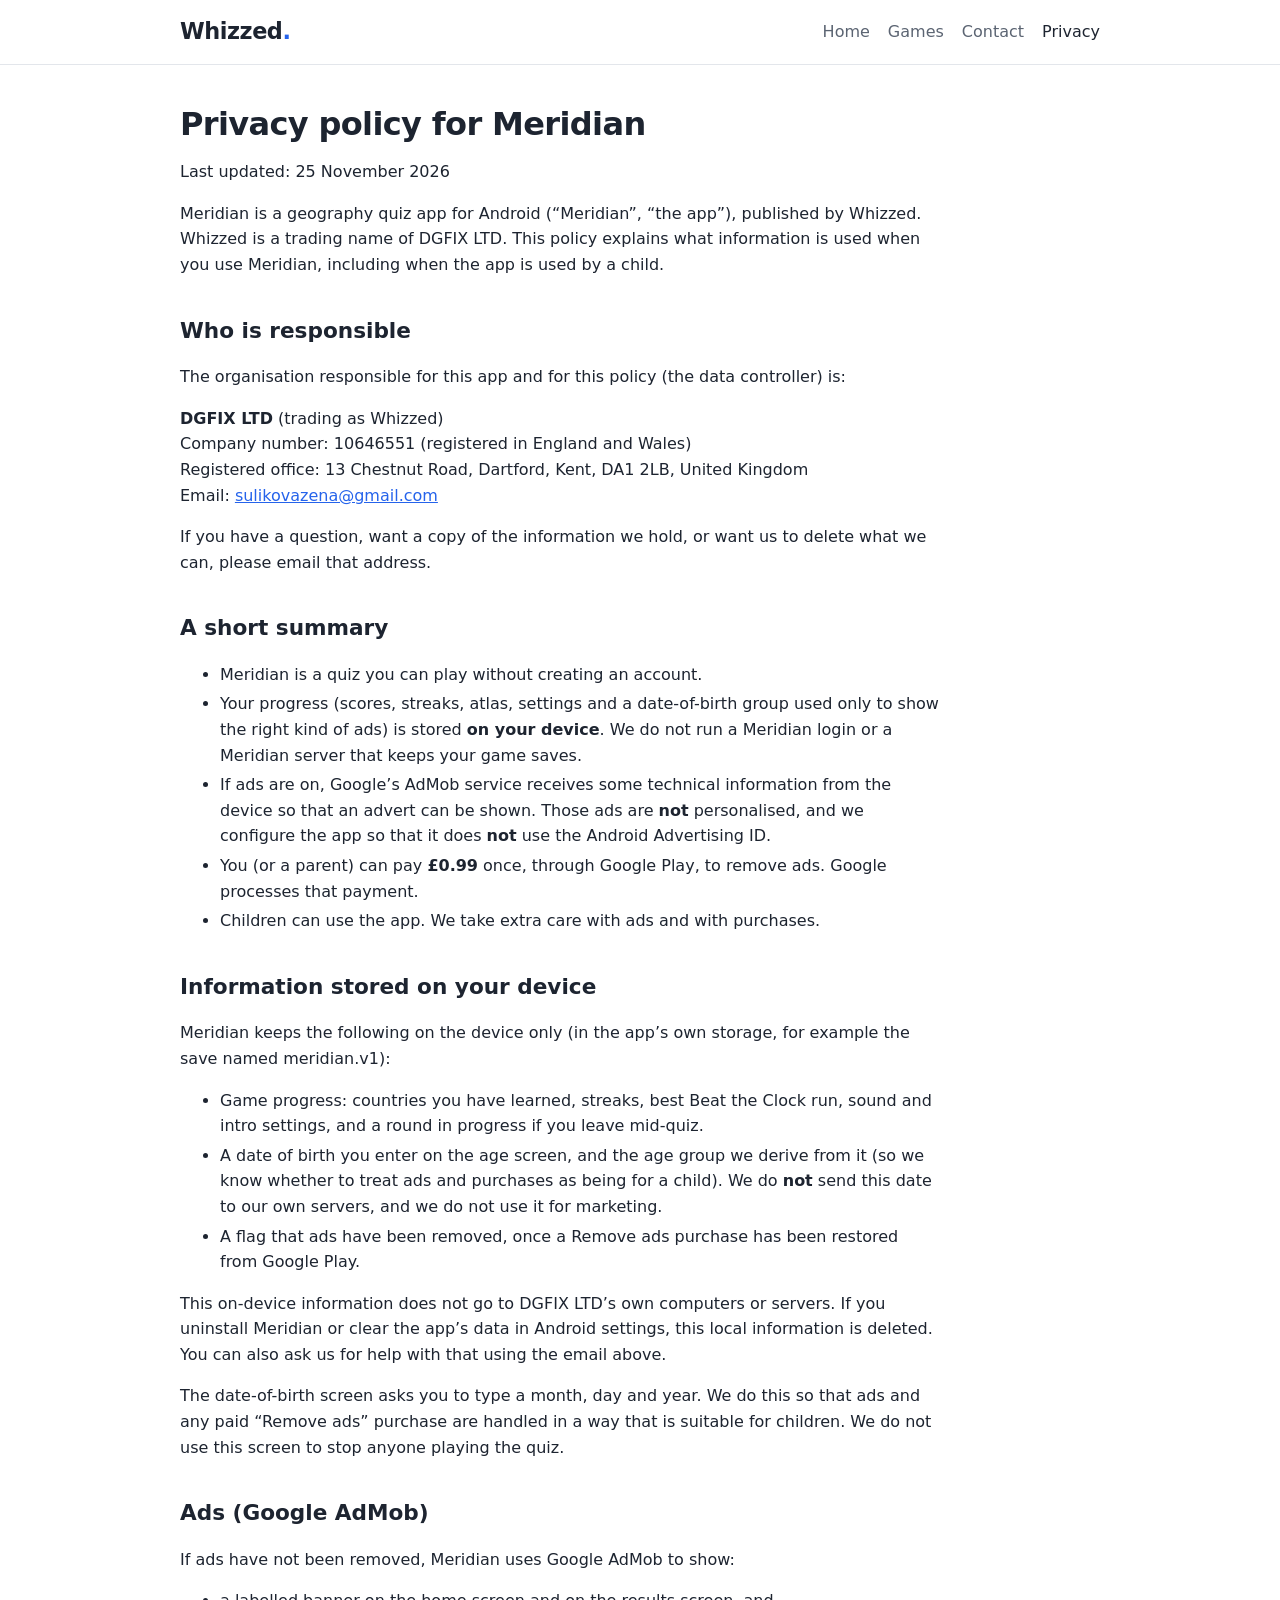
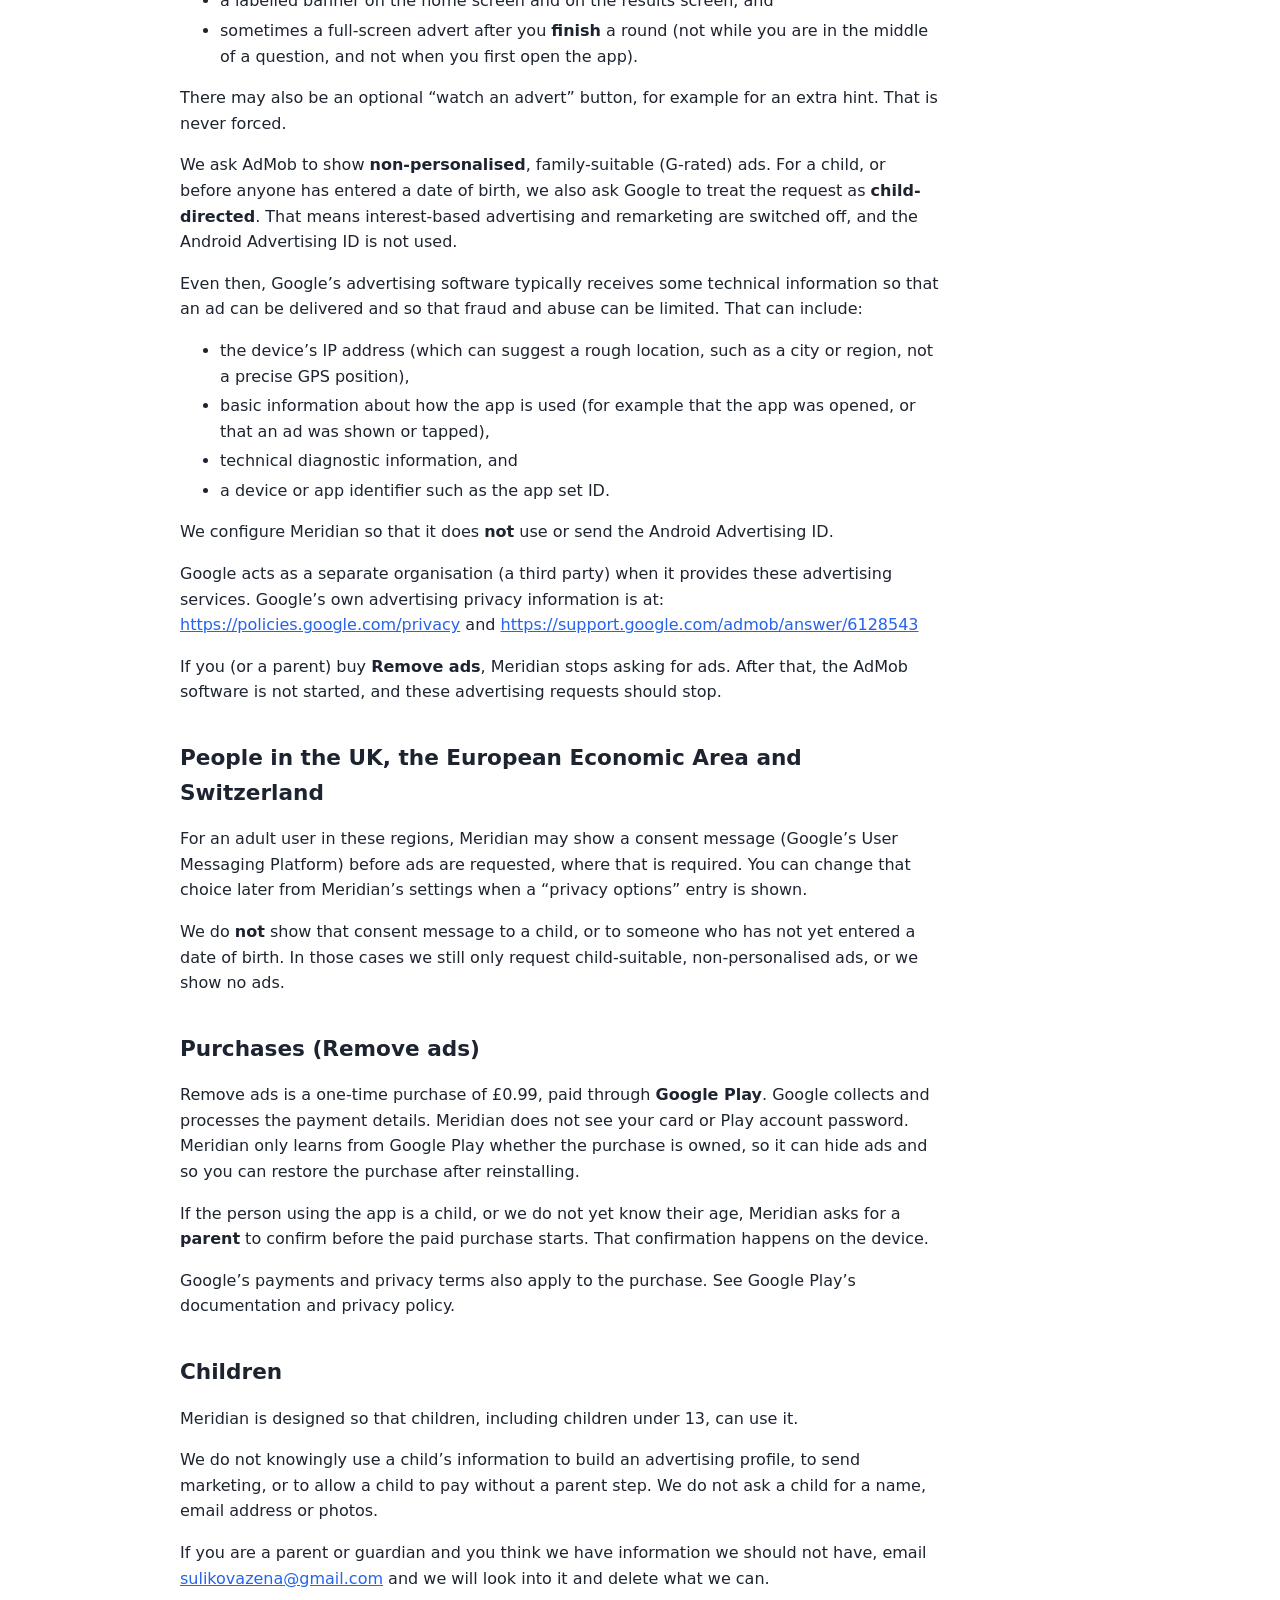
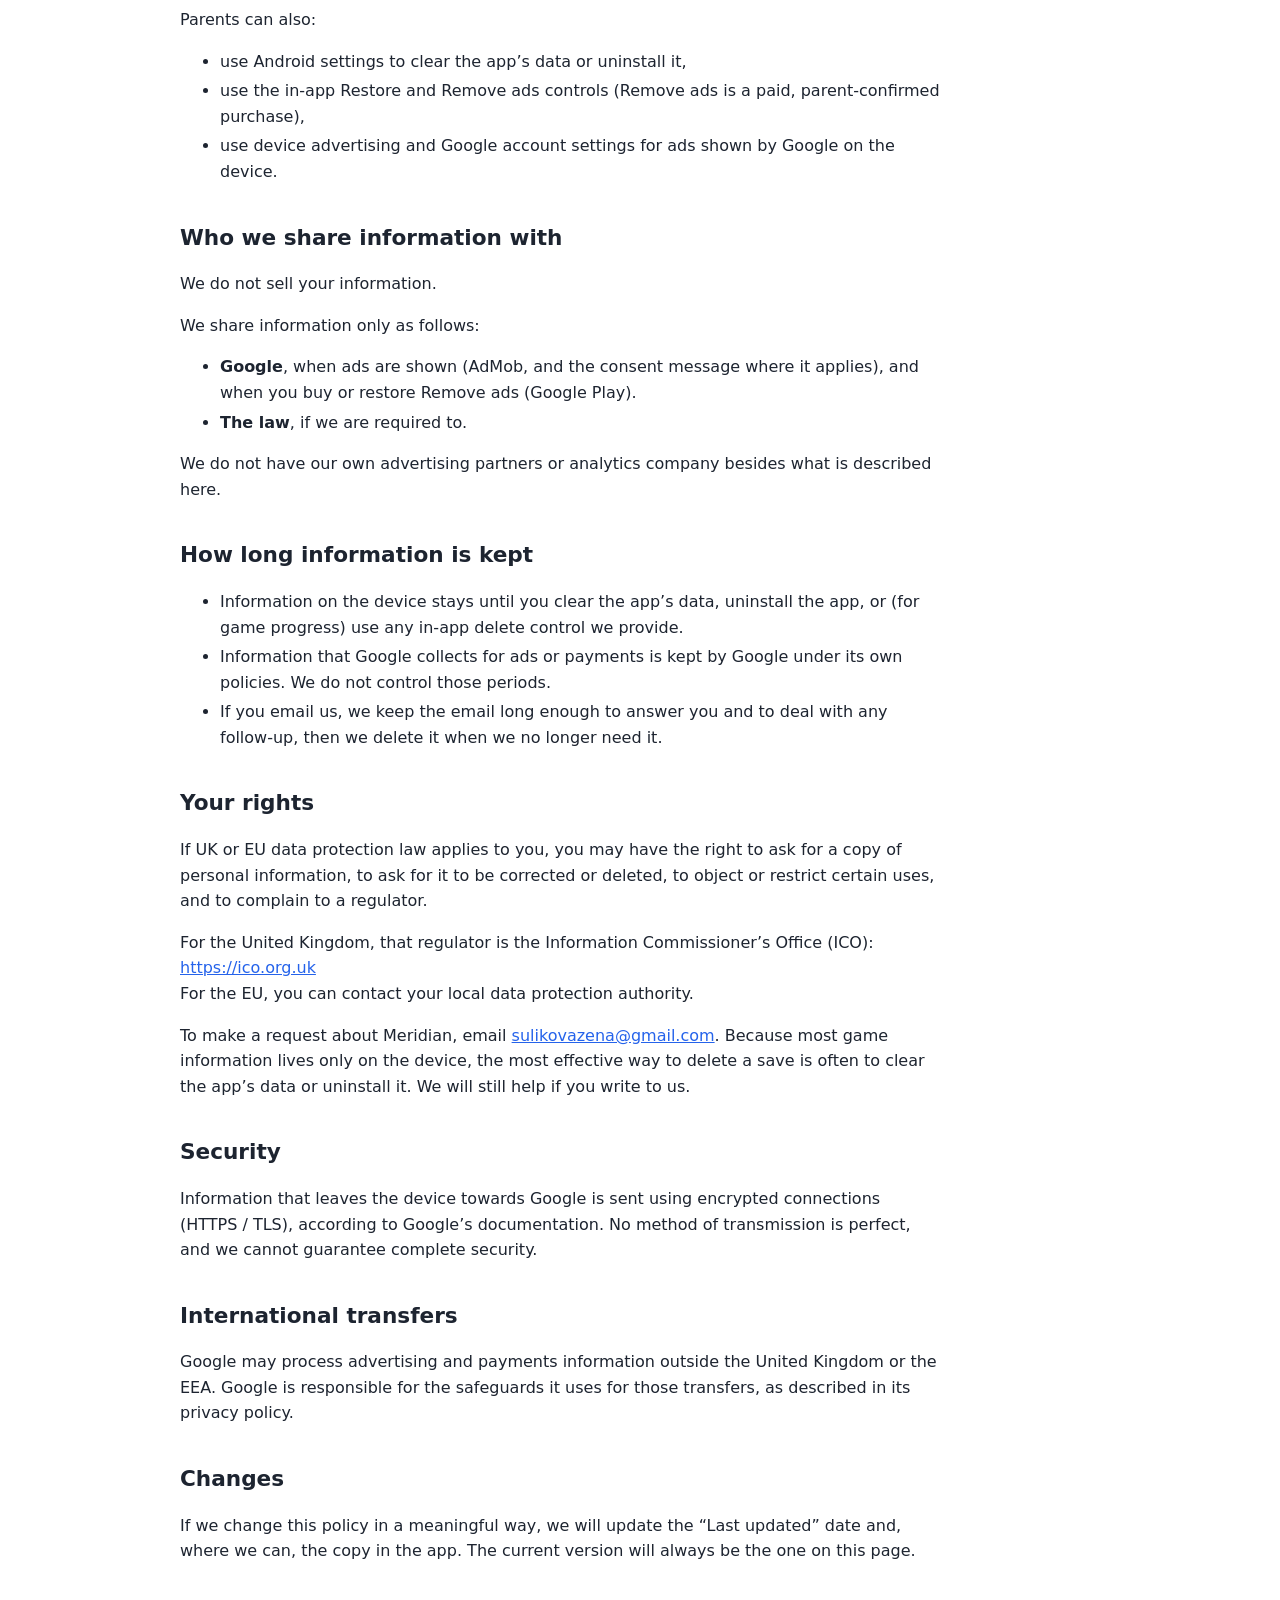
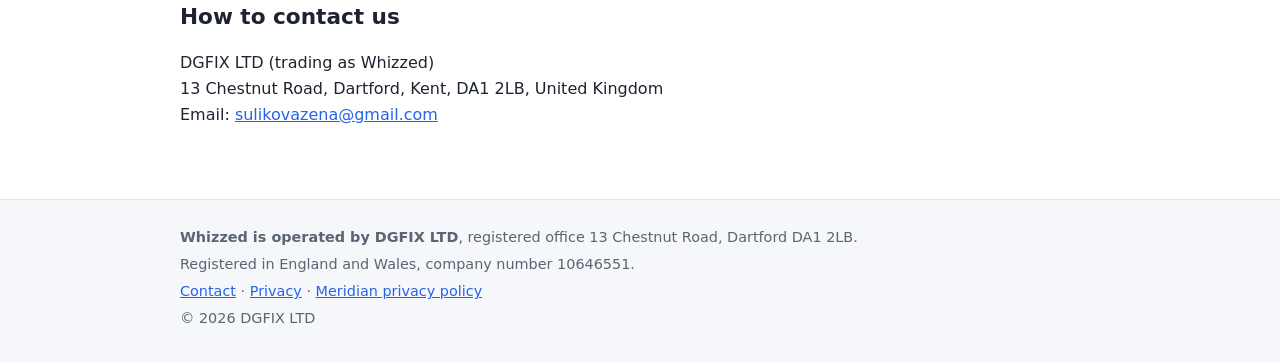
<file: privacy/meridian/index.html>
<!doctype html>
<html lang="en-GB">
<head>
<meta charset="utf-8">
<meta name="viewport" content="width=device-width,initial-scale=1">
<title>Meridian privacy policy — Whizzed</title>
<meta name="description" content="Privacy policy for the Meridian app by Whizzed (DGFIX LTD).">

<link rel="icon" type="image/png" href="../../assets/img/favicon-32.png">
<link rel="apple-touch-icon" href="../../assets/img/apple-touch-icon.png">
<link rel="stylesheet" href="../../assets/site.css">
</head>
<body>

<header class="site"><div class="wrap">
<a class="brand" href="../../index.html">Whizzed<span>.</span></a>
<nav aria-label="Main"><a href="../../index.html">Home</a><a href="../../games/index.html">Games</a><a href="../../contact/index.html">Contact</a><a href="../../privacy/index.html" aria-current=page>Privacy</a></nav>
</div></header>
<main><div class="wrap">
<div class="policy">
<h1>Privacy policy for Meridian</h1>
<p>Last updated: 25 November 2026</p>
<p>Meridian is a geography quiz app for Android (“Meridian”, “the app”), published by Whizzed. Whizzed is a trading name of DGFIX LTD. This policy explains what information is used when you use Meridian, including when the app is used by a child.</p>
<h2>Who is responsible</h2>
<p>The organisation responsible for this app and for this policy (the data controller) is:</p>
<p><strong>DGFIX LTD</strong> (trading as Whizzed)<br />
Company number: 10646551 (registered in England and Wales)<br />
Registered office: 13 Chestnut Road, Dartford, Kent, DA1 2LB, United Kingdom<br />
Email: <a href="mailto:sulikovazena@gmail.com">sulikovazena@gmail.com</a></p>
<p>If you have a question, want a copy of the information we hold, or want us to delete what we can, please email that address.</p>
<h2>A short summary</h2>
<ul>
<li>Meridian is a quiz you can play without creating an account.</li>
<li>Your progress (scores, streaks, atlas, settings and a date-of-birth group used only to show the right kind of ads) is stored <strong>on your device</strong>. We do not run a Meridian login or a Meridian server that keeps your game saves.</li>
<li>If ads are on, Google’s AdMob service receives some technical information from the device so that an advert can be shown. Those ads are <strong>not</strong> personalised, and we configure the app so that it does <strong>not</strong> use the Android Advertising ID.</li>
<li>You (or a parent) can pay <strong>£0.99</strong> once, through Google Play, to remove ads. Google processes that payment.</li>
<li>Children can use the app. We take extra care with ads and with purchases.</li>
</ul>
<h2>Information stored on your device</h2>
<p>Meridian keeps the following on the device only (in the app’s own storage, for example the save named meridian.v1):</p>
<ul>
<li>Game progress: countries you have learned, streaks, best Beat the Clock run, sound and intro settings, and a round in progress if you leave mid-quiz.</li>
<li>A date of birth you enter on the age screen, and the age group we derive from it (so we know whether to treat ads and purchases as being for a child). We do <strong>not</strong> send this date to our own servers, and we do not use it for marketing.</li>
<li>A flag that ads have been removed, once a Remove ads purchase has been restored from Google Play.</li>
</ul>
<p>This on-device information does not go to DGFIX LTD’s own computers or servers. If you uninstall Meridian or clear the app’s data in Android settings, this local information is deleted. You can also ask us for help with that using the email above.</p>
<p>The date-of-birth screen asks you to type a month, day and year. We do this so that ads and any paid “Remove ads” purchase are handled in a way that is suitable for children. We do not use this screen to stop anyone playing the quiz.</p>
<h2>Ads (Google AdMob)</h2>
<p>If ads have not been removed, Meridian uses Google AdMob to show:</p>
<ul>
<li>a labelled banner on the home screen and on the results screen, and</li>
<li>sometimes a full-screen advert after you <strong>finish</strong> a round (not while you are in the middle of a question, and not when you first open the app).</li>
</ul>
<p>There may also be an optional “watch an advert” button, for example for an extra hint. That is never forced.</p>
<p>We ask AdMob to show <strong>non-personalised</strong>, family-suitable (G-rated) ads. For a child, or before anyone has entered a date of birth, we also ask Google to treat the request as <strong>child-directed</strong>. That means interest-based advertising and remarketing are switched off, and the Android Advertising ID is not used.</p>
<p>Even then, Google’s advertising software typically receives some technical information so that an ad can be delivered and so that fraud and abuse can be limited. That can include:</p>
<ul>
<li>the device’s IP address (which can suggest a rough location, such as a city or region, not a precise GPS position),</li>
<li>basic information about how the app is used (for example that the app was opened, or that an ad was shown or tapped),</li>
<li>technical diagnostic information, and</li>
<li>a device or app identifier such as the app set ID.</li>
</ul>
<p>We configure Meridian so that it does <strong>not</strong> use or send the Android Advertising ID.</p>
<p>Google acts as a separate organisation (a third party) when it provides these advertising services. Google’s own advertising privacy information is at: <a href="https://policies.google.com/privacy">https://policies.google.com/privacy</a> and <a href="https://support.google.com/admob/answer/6128543">https://support.google.com/admob/answer/6128543</a></p>
<p>If you (or a parent) buy <strong>Remove ads</strong>, Meridian stops asking for ads. After that, the AdMob software is not started, and these advertising requests should stop.</p>
<h2>People in the UK, the European Economic Area and Switzerland</h2>
<p>For an adult user in these regions, Meridian may show a consent message (Google’s User Messaging Platform) before ads are requested, where that is required. You can change that choice later from Meridian’s settings when a “privacy options” entry is shown.</p>
<p>We do <strong>not</strong> show that consent message to a child, or to someone who has not yet entered a date of birth. In those cases we still only request child-suitable, non-personalised ads, or we show no ads.</p>
<h2>Purchases (Remove ads)</h2>
<p>Remove ads is a one-time purchase of £0.99, paid through <strong>Google Play</strong>. Google collects and processes the payment details. Meridian does not see your card or Play account password. Meridian only learns from Google Play whether the purchase is owned, so it can hide ads and so you can restore the purchase after reinstalling.</p>
<p>If the person using the app is a child, or we do not yet know their age, Meridian asks for a <strong>parent</strong> to confirm before the paid purchase starts. That confirmation happens on the device.</p>
<p>Google’s payments and privacy terms also apply to the purchase. See Google Play’s documentation and privacy policy.</p>
<h2>Children</h2>
<p>Meridian is designed so that children, including children under 13, can use it.</p>
<p>We do not knowingly use a child’s information to build an advertising profile, to send marketing, or to allow a child to pay without a parent step. We do not ask a child for a name, email address or photos.</p>
<p>If you are a parent or guardian and you think we have information we should not have, email <a href="mailto:sulikovazena@gmail.com">sulikovazena@gmail.com</a> and we will look into it and delete what we can.</p>
<p>Parents can also:</p>
<ul>
<li>use Android settings to clear the app’s data or uninstall it,</li>
<li>use the in-app Restore and Remove ads controls (Remove ads is a paid, parent-confirmed purchase),</li>
<li>use device advertising and Google account settings for ads shown by Google on the device.</li>
</ul>
<h2>Who we share information with</h2>
<p>We do not sell your information.</p>
<p>We share information only as follows:</p>
<ul>
<li><strong>Google</strong>, when ads are shown (AdMob, and the consent message where it applies), and when you buy or restore Remove ads (Google Play).</li>
<li><strong>The law</strong>, if we are required to.</li>
</ul>
<p>We do not have our own advertising partners or analytics company besides what is described here.</p>
<h2>How long information is kept</h2>
<ul>
<li>Information on the device stays until you clear the app’s data, uninstall the app, or (for game progress) use any in-app delete control we provide.</li>
<li>Information that Google collects for ads or payments is kept by Google under its own policies. We do not control those periods.</li>
<li>If you email us, we keep the email long enough to answer you and to deal with any follow-up, then we delete it when we no longer need it.</li>
</ul>
<h2>Your rights</h2>
<p>If UK or EU data protection law applies to you, you may have the right to ask for a copy of personal information, to ask for it to be corrected or deleted, to object or restrict certain uses, and to complain to a regulator.</p>
<p>For the United Kingdom, that regulator is the Information Commissioner’s Office (ICO): <a href="https://ico.org.uk">https://ico.org.uk</a><br />
For the EU, you can contact your local data protection authority.</p>
<p>To make a request about Meridian, email <a href="mailto:sulikovazena@gmail.com">sulikovazena@gmail.com</a>. Because most game information lives only on the device, the most effective way to delete a save is often to clear the app’s data or uninstall it. We will still help if you write to us.</p>
<h2>Security</h2>
<p>Information that leaves the device towards Google is sent using encrypted connections (HTTPS / TLS), according to Google’s documentation. No method of transmission is perfect, and we cannot guarantee complete security.</p>
<h2>International transfers</h2>
<p>Google may process advertising and payments information outside the United Kingdom or the EEA. Google is responsible for the safeguards it uses for those transfers, as described in its privacy policy.</p>
<h2>Changes</h2>
<p>If we change this policy in a meaningful way, we will update the “Last updated” date and, where we can, the copy in the app. The current version will always be the one on this page.</p>
<h2>How to contact us</h2>
<p>DGFIX LTD (trading as Whizzed)<br />
13 Chestnut Road, Dartford, Kent, DA1 2LB, United Kingdom<br />
Email: <a href="mailto:sulikovazena@gmail.com">sulikovazena@gmail.com</a></p>
</div>
</div></main>
<footer class="site"><div class="wrap">
<p><strong>Whizzed is operated by DGFIX LTD</strong>, registered office 13 Chestnut Road, Dartford DA1 2LB.</p>
<p>Registered in England and Wales, company number 10646551.</p>
<p><a href="../../contact/index.html">Contact</a> · <a href="../../privacy/index.html">Privacy</a> · <a href="../../privacy/meridian/index.html">Meridian privacy policy</a></p>
<p>© 2026 DGFIX LTD</p>
</div></footer>
</body>
</html>
</file>
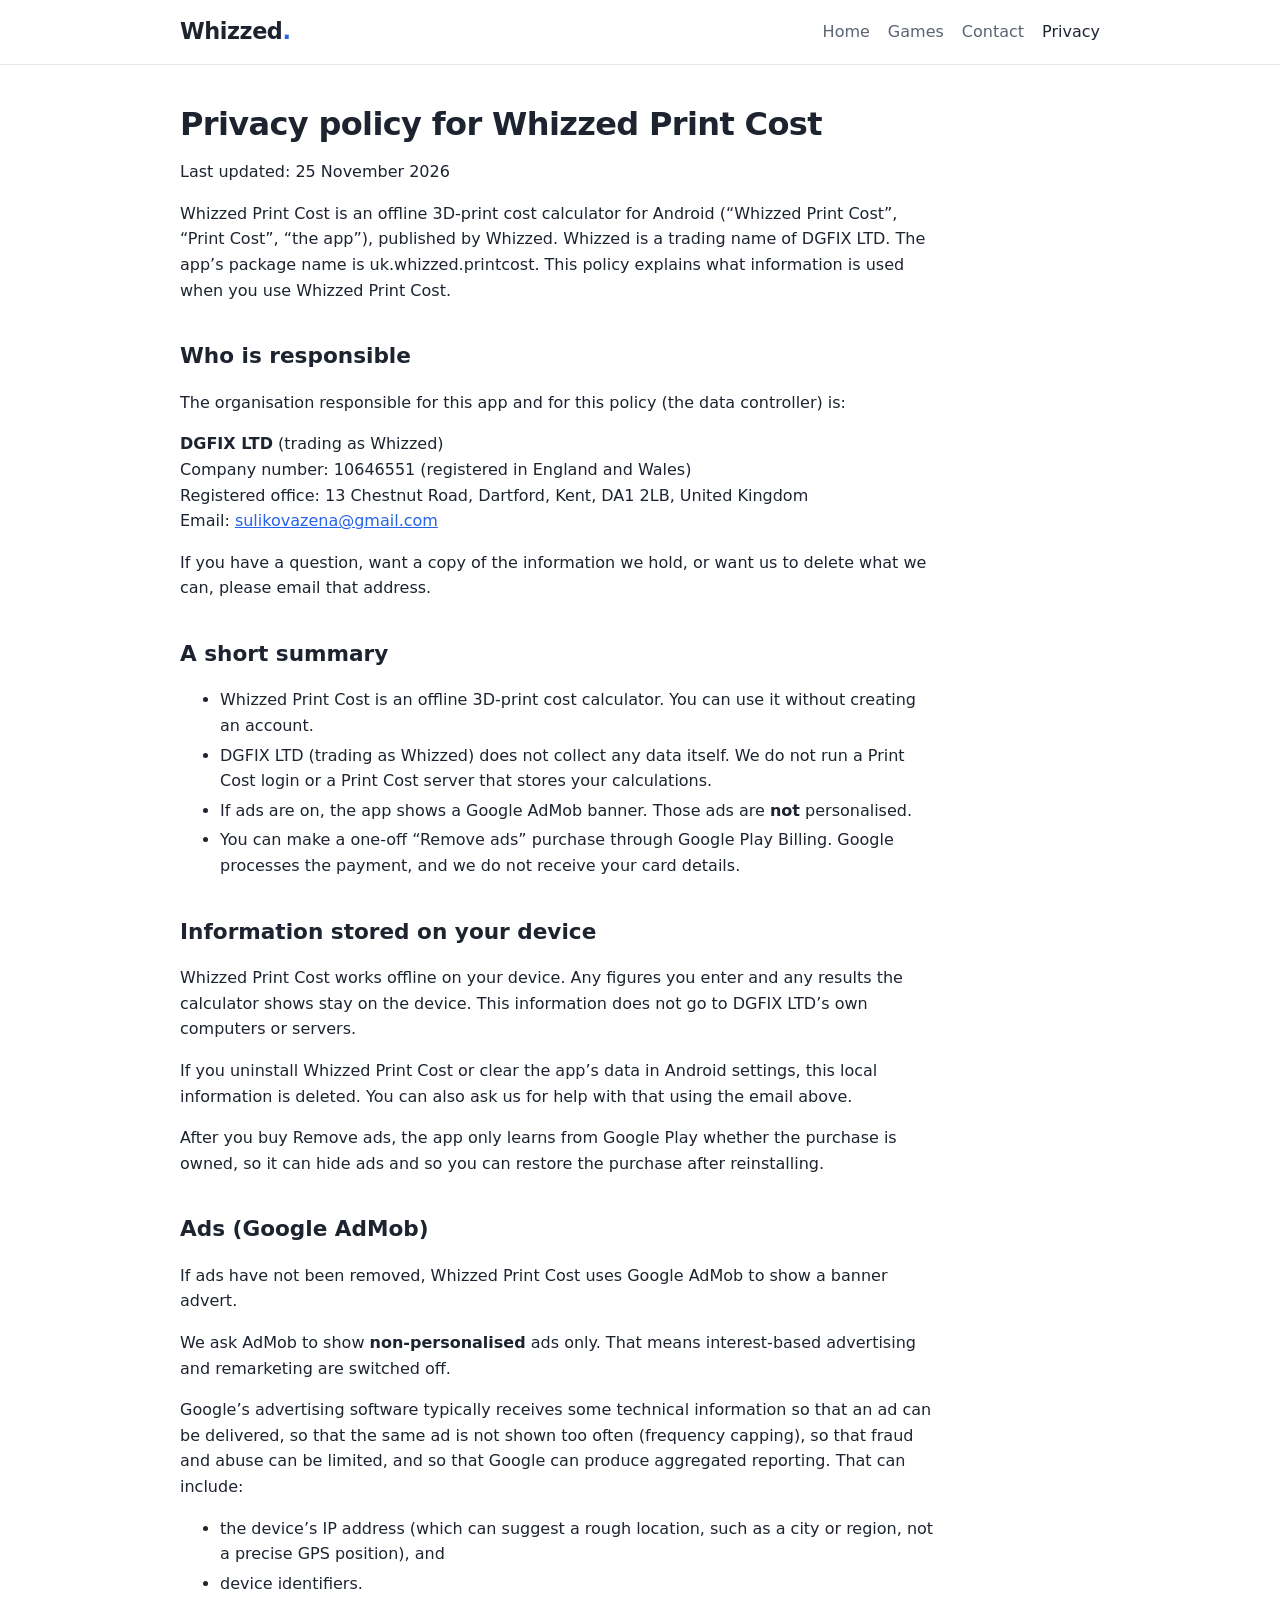
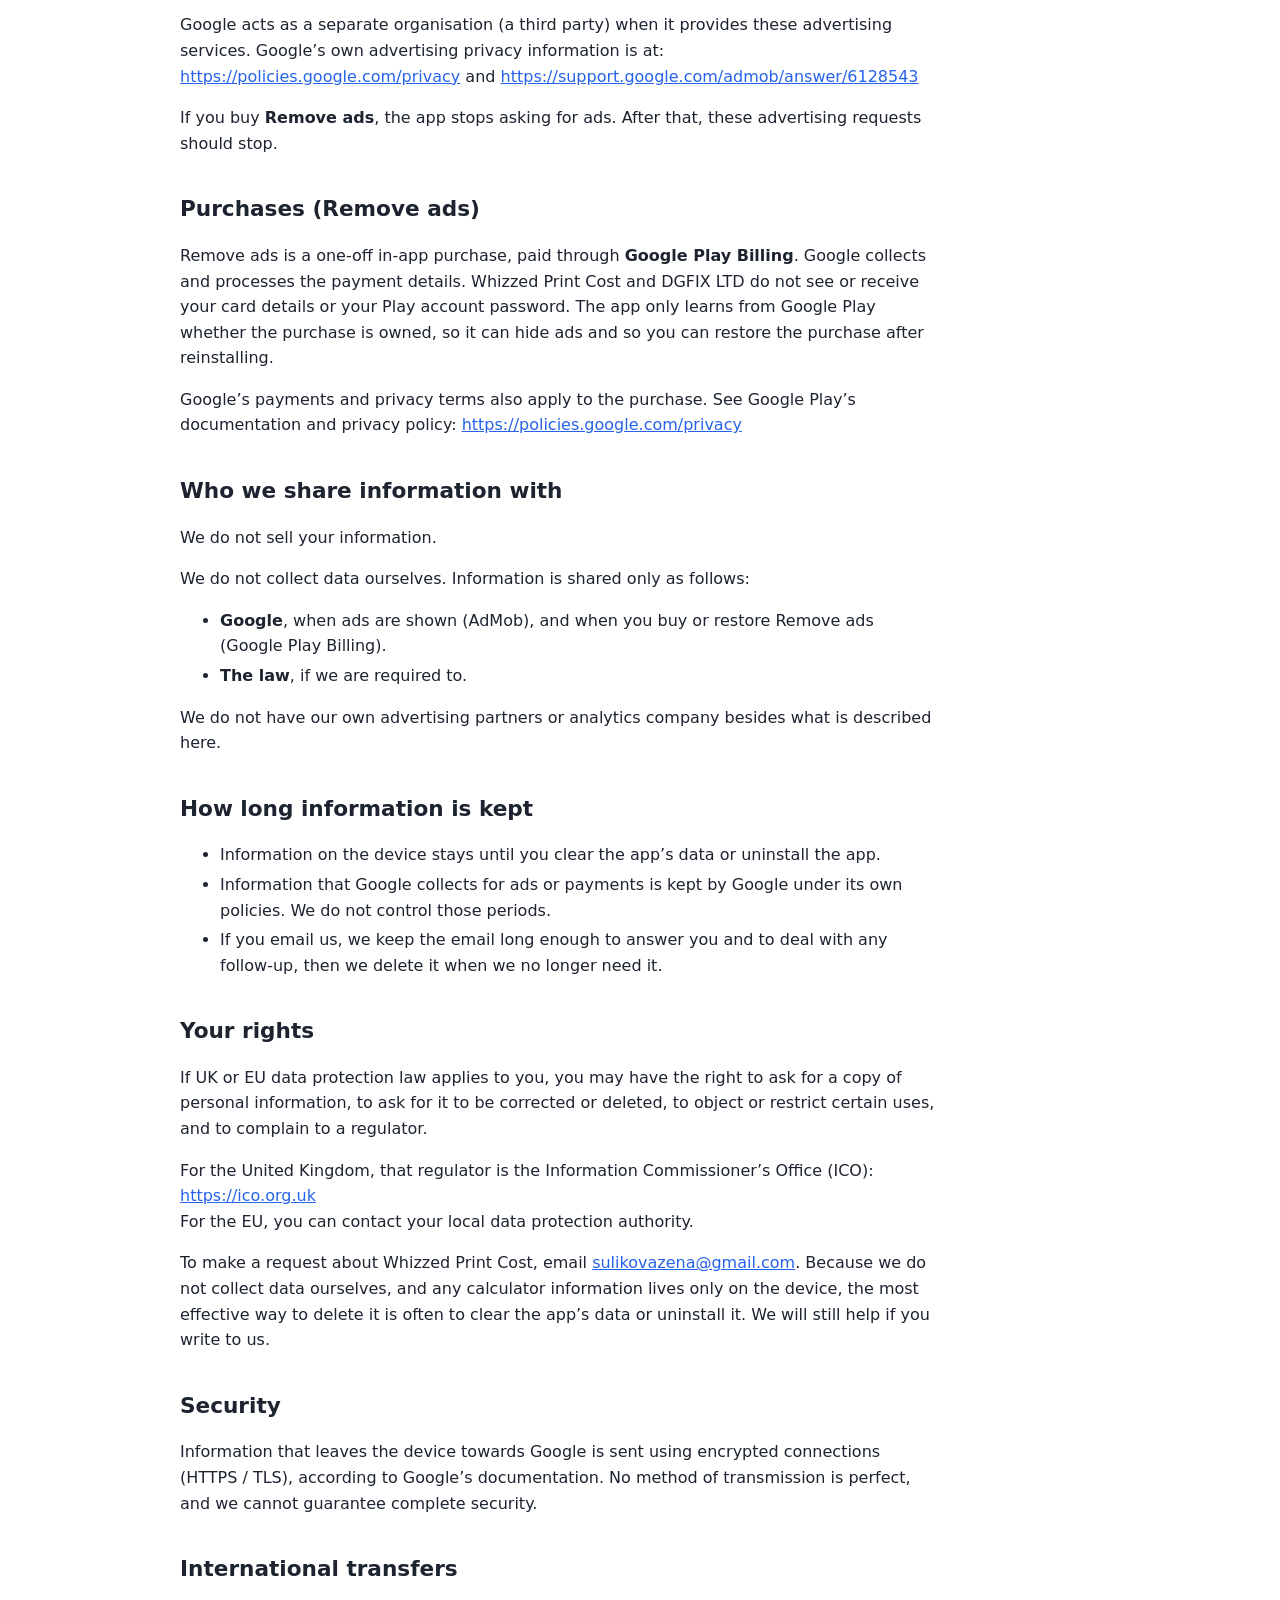
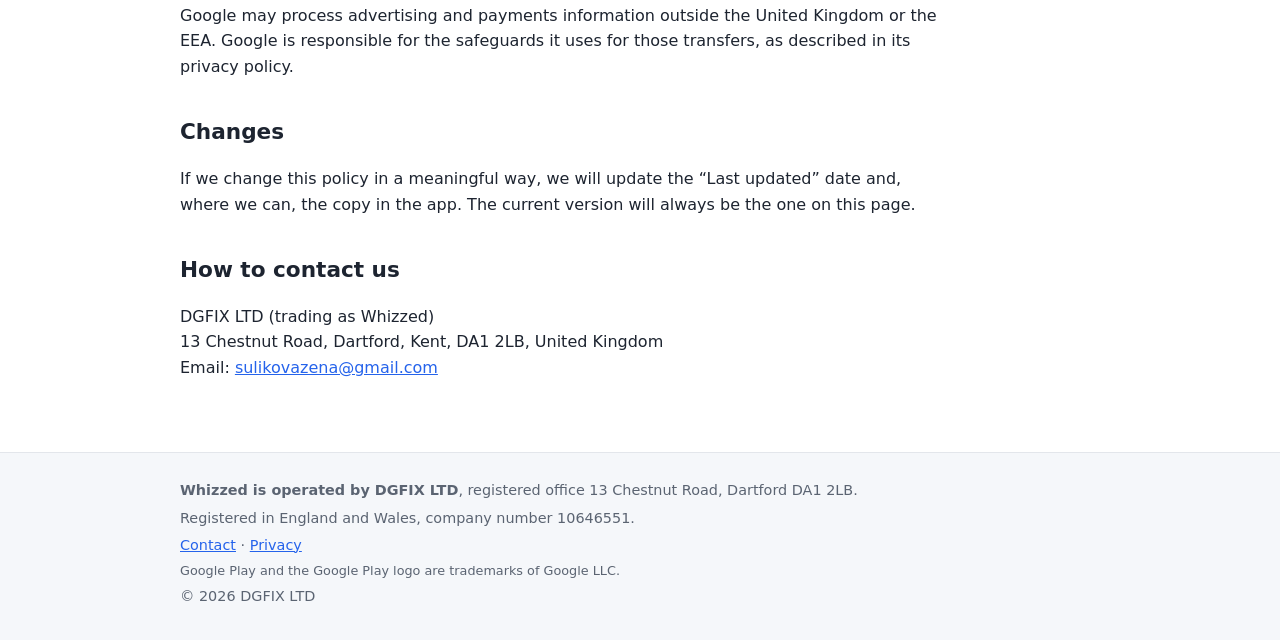
<file: privacy/printcost/index.html>
<!doctype html>
<html lang="en-GB">
<head>
<meta charset="utf-8">
<meta name="viewport" content="width=device-width,initial-scale=1">
<title>Whizzed Print Cost privacy policy — Whizzed</title>
<meta name="description" content="Privacy policy for the Whizzed Print Cost app by Whizzed (DGFIX LTD).">

<link rel="icon" type="image/png" href="../../assets/img/favicon-32.png">
<link rel="apple-touch-icon" href="../../assets/img/apple-touch-icon.png">
<link rel="stylesheet" href="../../assets/site.css">
</head>
<body>

<header class="site"><div class="wrap">
<a class="brand" href="../../index.html">Whizzed<span>.</span></a>
<nav aria-label="Main"><a href="../../index.html">Home</a><a href="../../games/index.html">Games</a><a href="../../contact/index.html">Contact</a><a href="../../privacy/index.html" aria-current=page>Privacy</a></nav>
</div></header>
<main><div class="wrap">
<div class="policy">
<h1>Privacy policy for Whizzed Print Cost</h1>
<p>Last updated: 25 November 2026</p>
<p>Whizzed Print Cost is an offline 3D-print cost calculator for Android (“Whizzed Print Cost”, “Print Cost”, “the app”), published by Whizzed. Whizzed is a trading name of DGFIX LTD. The app’s package name is uk.whizzed.printcost. This policy explains what information is used when you use Whizzed Print Cost.</p>
<h2>Who is responsible</h2>
<p>The organisation responsible for this app and for this policy (the data controller) is:</p>
<p><strong>DGFIX LTD</strong> (trading as Whizzed)<br />
Company number: 10646551 (registered in England and Wales)<br />
Registered office: 13 Chestnut Road, Dartford, Kent, DA1 2LB, United Kingdom<br />
Email: <a href="mailto:sulikovazena@gmail.com">sulikovazena@gmail.com</a></p>
<p>If you have a question, want a copy of the information we hold, or want us to delete what we can, please email that address.</p>
<h2>A short summary</h2>
<ul>
<li>Whizzed Print Cost is an offline 3D-print cost calculator. You can use it without creating an account.</li>
<li>DGFIX LTD (trading as Whizzed) does not collect any data itself. We do not run a Print Cost login or a Print Cost server that stores your calculations.</li>
<li>If ads are on, the app shows a Google AdMob banner. Those ads are <strong>not</strong> personalised.</li>
<li>You can make a one-off “Remove ads” purchase through Google Play Billing. Google processes the payment, and we do not receive your card details.</li>
</ul>
<h2>Information stored on your device</h2>
<p>Whizzed Print Cost works offline on your device. Any figures you enter and any results the calculator shows stay on the device. This information does not go to DGFIX LTD’s own computers or servers.</p>
<p>If you uninstall Whizzed Print Cost or clear the app’s data in Android settings, this local information is deleted. You can also ask us for help with that using the email above.</p>
<p>After you buy Remove ads, the app only learns from Google Play whether the purchase is owned, so it can hide ads and so you can restore the purchase after reinstalling.</p>
<h2>Ads (Google AdMob)</h2>
<p>If ads have not been removed, Whizzed Print Cost uses Google AdMob to show a banner advert.</p>
<p>We ask AdMob to show <strong>non-personalised</strong> ads only. That means interest-based advertising and remarketing are switched off.</p>
<p>Google’s advertising software typically receives some technical information so that an ad can be delivered, so that the same ad is not shown too often (frequency capping), so that fraud and abuse can be limited, and so that Google can produce aggregated reporting. That can include:</p>
<ul>
<li>the device’s IP address (which can suggest a rough location, such as a city or region, not a precise GPS position), and</li>
<li>device identifiers.</li>
</ul>
<p>Google acts as a separate organisation (a third party) when it provides these advertising services. Google’s own advertising privacy information is at: <a href="https://policies.google.com/privacy">https://policies.google.com/privacy</a> and <a href="https://support.google.com/admob/answer/6128543">https://support.google.com/admob/answer/6128543</a></p>
<p>If you buy <strong>Remove ads</strong>, the app stops asking for ads. After that, these advertising requests should stop.</p>
<h2>Purchases (Remove ads)</h2>
<p>Remove ads is a one-off in-app purchase, paid through <strong>Google Play Billing</strong>. Google collects and processes the payment details. Whizzed Print Cost and DGFIX LTD do not see or receive your card details or your Play account password. The app only learns from Google Play whether the purchase is owned, so it can hide ads and so you can restore the purchase after reinstalling.</p>
<p>Google’s payments and privacy terms also apply to the purchase. See Google Play’s documentation and privacy policy: <a href="https://policies.google.com/privacy">https://policies.google.com/privacy</a></p>
<h2>Who we share information with</h2>
<p>We do not sell your information.</p>
<p>We do not collect data ourselves. Information is shared only as follows:</p>
<ul>
<li><strong>Google</strong>, when ads are shown (AdMob), and when you buy or restore Remove ads (Google Play Billing).</li>
<li><strong>The law</strong>, if we are required to.</li>
</ul>
<p>We do not have our own advertising partners or analytics company besides what is described here.</p>
<h2>How long information is kept</h2>
<ul>
<li>Information on the device stays until you clear the app’s data or uninstall the app.</li>
<li>Information that Google collects for ads or payments is kept by Google under its own policies. We do not control those periods.</li>
<li>If you email us, we keep the email long enough to answer you and to deal with any follow-up, then we delete it when we no longer need it.</li>
</ul>
<h2>Your rights</h2>
<p>If UK or EU data protection law applies to you, you may have the right to ask for a copy of personal information, to ask for it to be corrected or deleted, to object or restrict certain uses, and to complain to a regulator.</p>
<p>For the United Kingdom, that regulator is the Information Commissioner’s Office (ICO): <a href="https://ico.org.uk">https://ico.org.uk</a><br />
For the EU, you can contact your local data protection authority.</p>
<p>To make a request about Whizzed Print Cost, email <a href="mailto:sulikovazena@gmail.com">sulikovazena@gmail.com</a>. Because we do not collect data ourselves, and any calculator information lives only on the device, the most effective way to delete it is often to clear the app’s data or uninstall it. We will still help if you write to us.</p>
<h2>Security</h2>
<p>Information that leaves the device towards Google is sent using encrypted connections (HTTPS / TLS), according to Google’s documentation. No method of transmission is perfect, and we cannot guarantee complete security.</p>
<h2>International transfers</h2>
<p>Google may process advertising and payments information outside the United Kingdom or the EEA. Google is responsible for the safeguards it uses for those transfers, as described in its privacy policy.</p>
<h2>Changes</h2>
<p>If we change this policy in a meaningful way, we will update the “Last updated” date and, where we can, the copy in the app. The current version will always be the one on this page.</p>
<h2>How to contact us</h2>
<p>DGFIX LTD (trading as Whizzed)<br />
13 Chestnut Road, Dartford, Kent, DA1 2LB, United Kingdom<br />
Email: <a href="mailto:sulikovazena@gmail.com">sulikovazena@gmail.com</a></p>
</div>
</div></main>
<footer class="site"><div class="wrap">
<p><strong>Whizzed is operated by DGFIX LTD</strong>, registered office 13 Chestnut Road, Dartford DA1 2LB.</p>
<p>Registered in England and Wales, company number 10646551.</p>
<p><a href="../../contact/index.html">Contact</a> · <a href="../../privacy/index.html">Privacy</a></p>
<p class="play-legal">Google Play and the Google Play logo are trademarks of Google LLC.</p>
<p>© 2026 DGFIX LTD</p>
</div></footer>
</body>
</html>
</file>
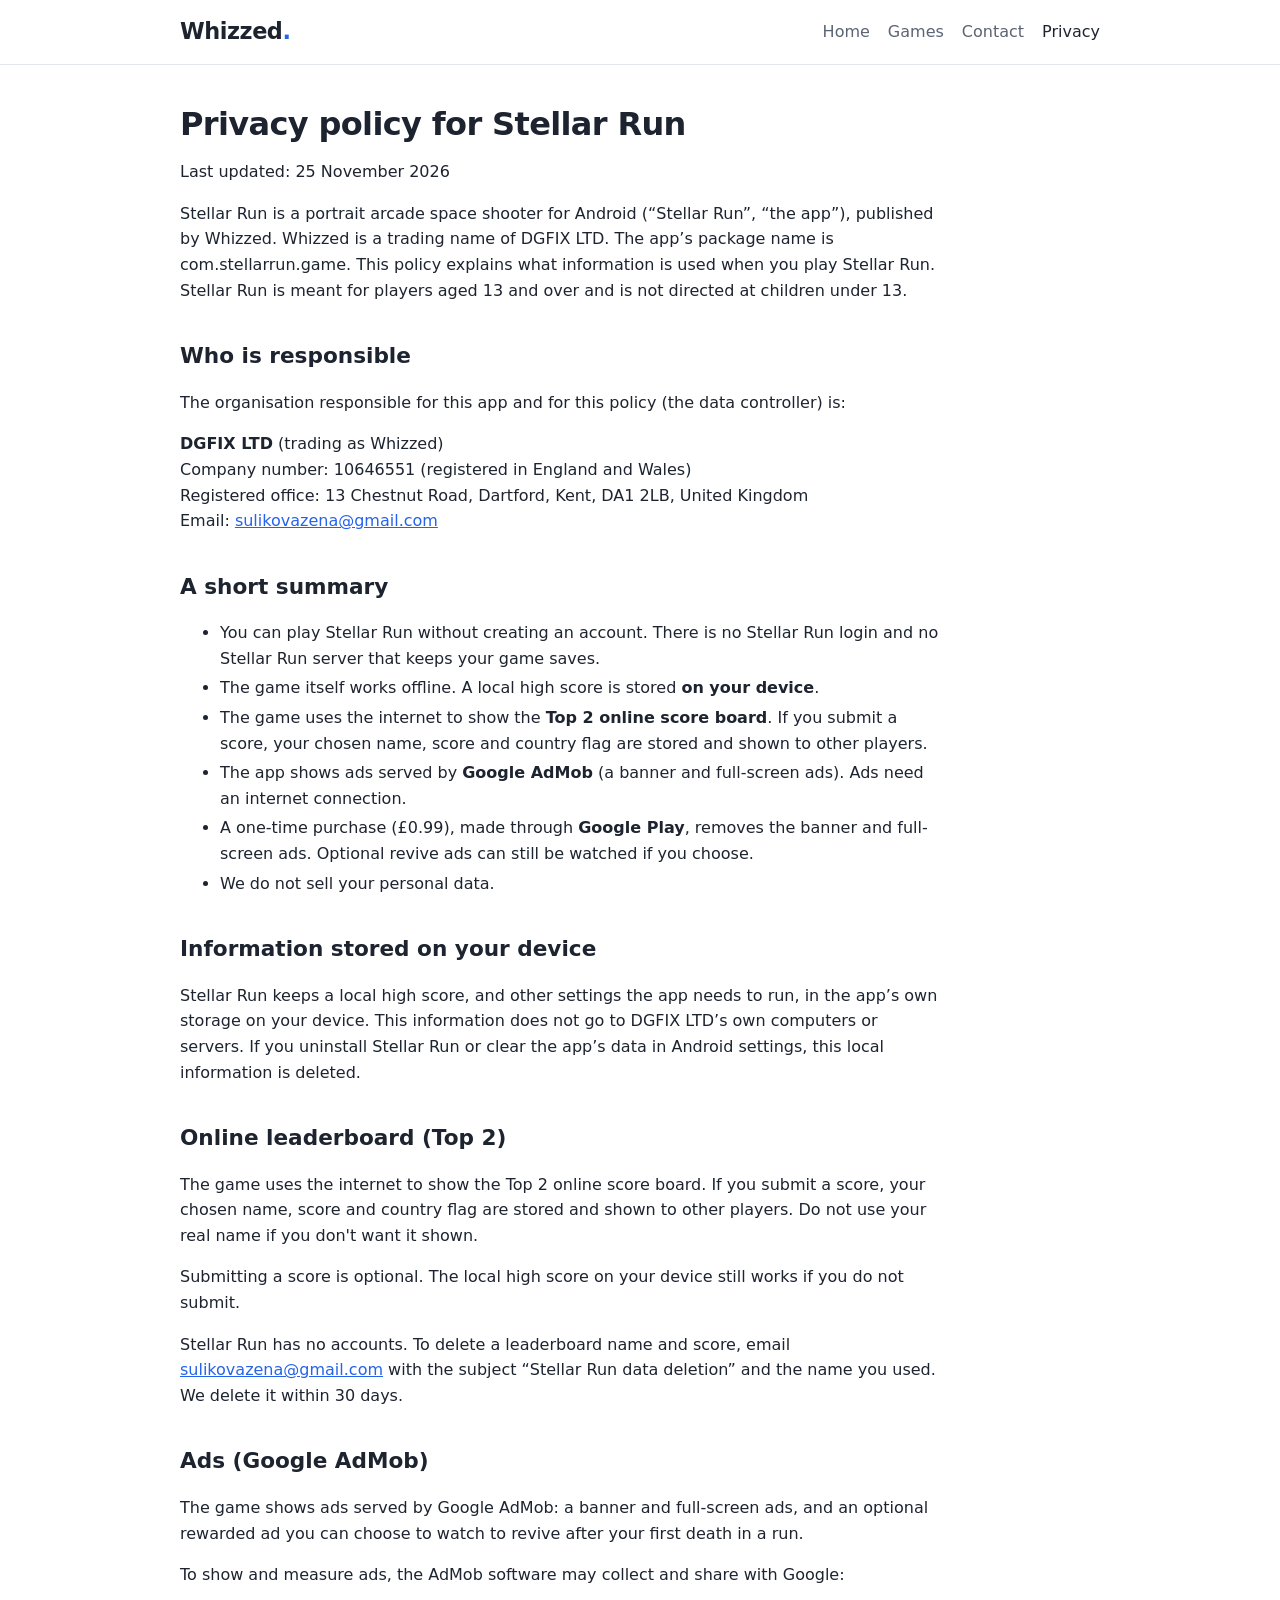
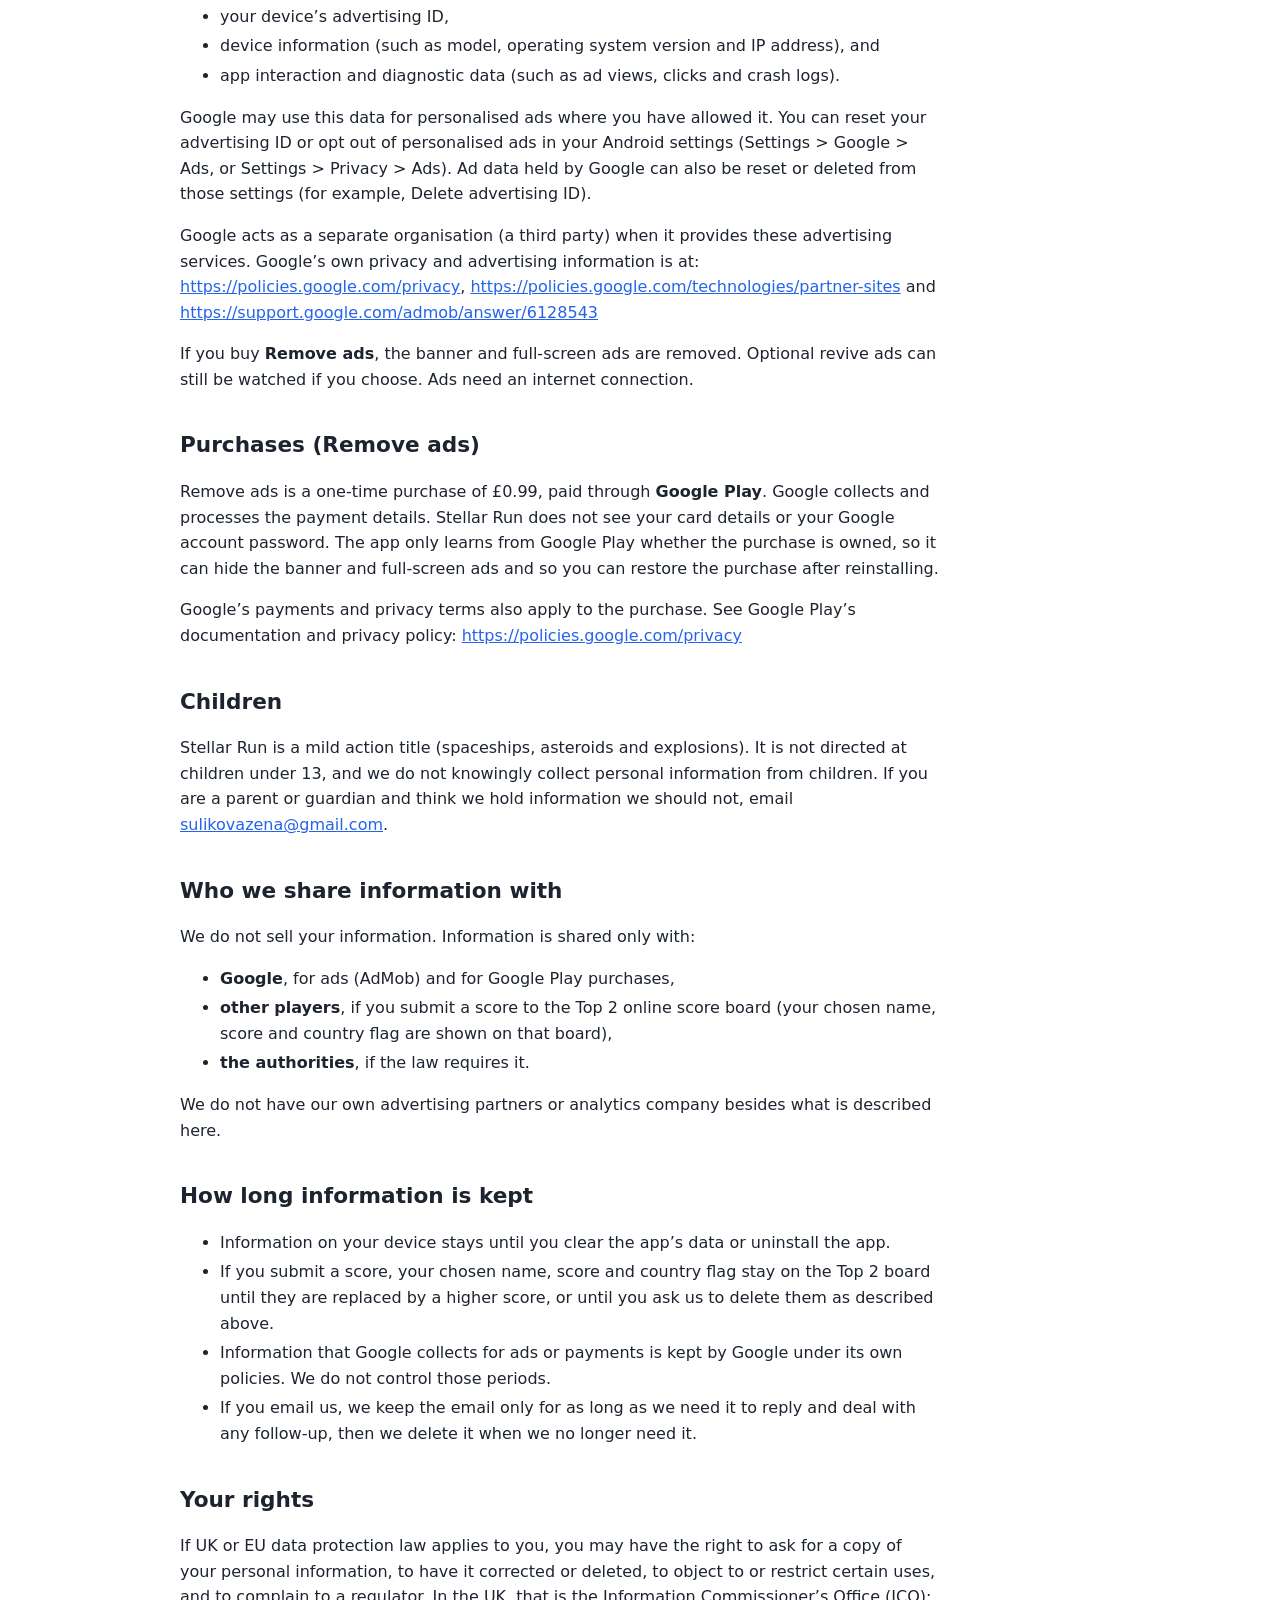
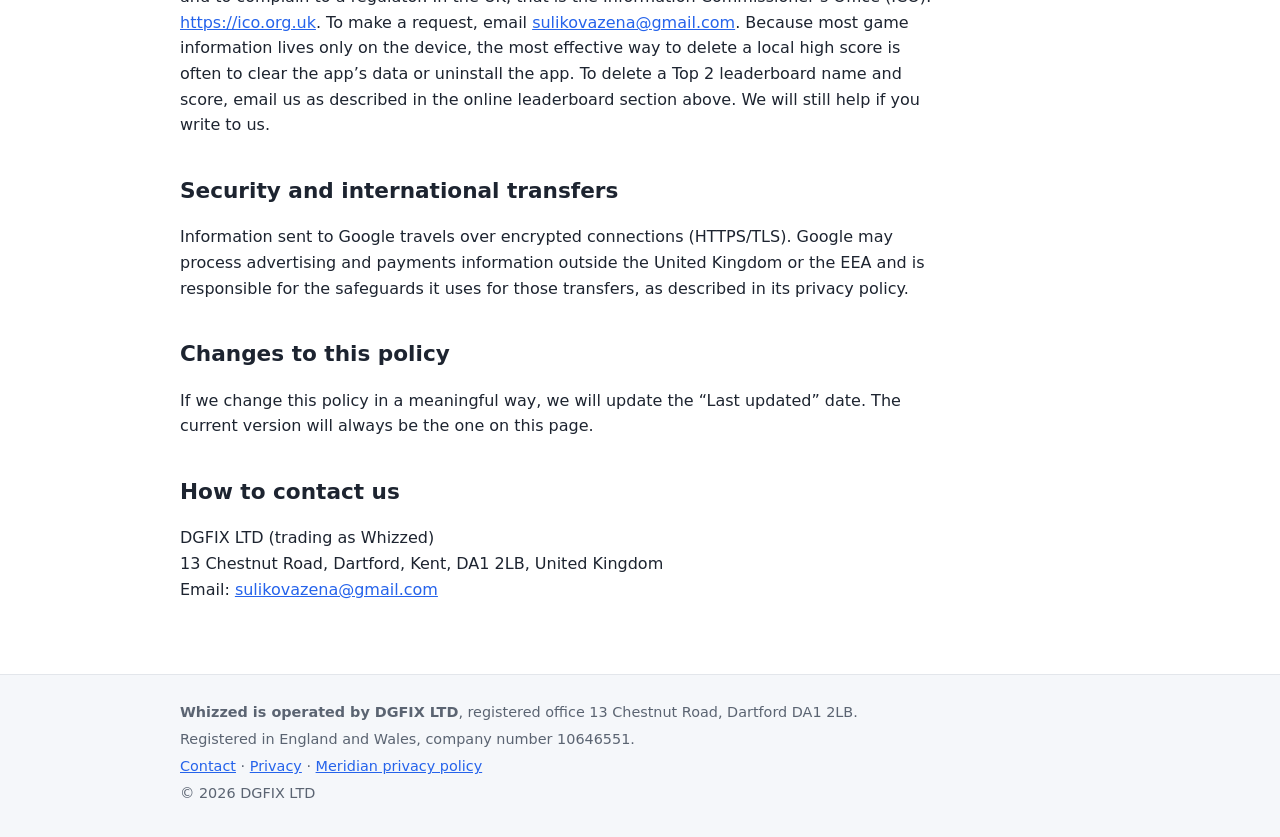
<file: privacy/stellar-run/index.html>
<!doctype html>
<html lang="en-GB">
<head>
<meta charset="utf-8">
<meta name="viewport" content="width=device-width,initial-scale=1">
<title>Stellar Run privacy policy — Whizzed</title>
<meta name="description" content="Privacy policy for the Stellar Run app by Whizzed (DGFIX LTD).">

<link rel="icon" type="image/png" href="../../assets/img/favicon-32.png">
<link rel="apple-touch-icon" href="../../assets/img/apple-touch-icon.png">
<link rel="stylesheet" href="../../assets/site.css">
</head>
<body>

<header class="site"><div class="wrap">
<a class="brand" href="../../index.html">Whizzed<span>.</span></a>
<nav aria-label="Main"><a href="../../index.html">Home</a><a href="../../games/index.html">Games</a><a href="../../contact/index.html">Contact</a><a href="../../privacy/index.html" aria-current=page>Privacy</a></nav>
</div></header>
<main><div class="wrap">
<div class="policy">
<h1>Privacy policy for Stellar Run</h1>
<p>Last updated: 25 November 2026</p>
<p>Stellar Run is a portrait arcade space shooter for Android (“Stellar Run”, “the app”), published by Whizzed. Whizzed is a trading name of DGFIX LTD. The app’s package name is com.stellarrun.game. This policy explains what information is used when you play Stellar Run. Stellar Run is meant for players aged 13 and over and is not directed at children under 13.</p>
<h2>Who is responsible</h2>
<p>The organisation responsible for this app and for this policy (the data controller) is:</p>
<p><strong>DGFIX LTD</strong> (trading as Whizzed)<br />
Company number: 10646551 (registered in England and Wales)<br />
Registered office: 13 Chestnut Road, Dartford, Kent, DA1 2LB, United Kingdom<br />
Email: <a href="mailto:sulikovazena@gmail.com">sulikovazena@gmail.com</a></p>
<h2>A short summary</h2>
<ul>
<li>You can play Stellar Run without creating an account. There is no Stellar Run login and no Stellar Run server that keeps your game saves.</li>
<li>The game itself works offline. A local high score is stored <strong>on your device</strong>.</li>
<li>The game uses the internet to show the <strong>Top 2 online score board</strong>. If you submit a score, your chosen name, score and country flag are stored and shown to other players.</li>
<li>The app shows ads served by <strong>Google AdMob</strong> (a banner and full-screen ads). Ads need an internet connection.</li>
<li>A one-time purchase (£0.99), made through <strong>Google Play</strong>, removes the banner and full-screen ads. Optional revive ads can still be watched if you choose.</li>
<li>We do not sell your personal data.</li>
</ul>
<h2>Information stored on your device</h2>
<p>Stellar Run keeps a local high score, and other settings the app needs to run, in the app’s own storage on your device. This information does not go to DGFIX LTD’s own computers or servers. If you uninstall Stellar Run or clear the app’s data in Android settings, this local information is deleted.</p>
<h2>Online leaderboard (Top 2)</h2>
<p>The game uses the internet to show the Top 2 online score board. If you submit a score, your chosen name, score and country flag are stored and shown to other players. Do not use your real name if you don't want it shown.</p>
<p>Submitting a score is optional. The local high score on your device still works if you do not submit.</p>
<p>Stellar Run has no accounts. To delete a leaderboard name and score, email <a href="mailto:sulikovazena@gmail.com">sulikovazena@gmail.com</a> with the subject “Stellar Run data deletion” and the name you used. We delete it within 30 days.</p>
<h2>Ads (Google AdMob)</h2>
<p>The game shows ads served by Google AdMob: a banner and full-screen ads, and an optional rewarded ad you can choose to watch to revive after your first death in a run.</p>
<p>To show and measure ads, the AdMob software may collect and share with Google:</p>
<ul>
<li>your device’s advertising ID,</li>
<li>device information (such as model, operating system version and IP address), and</li>
<li>app interaction and diagnostic data (such as ad views, clicks and crash logs).</li>
</ul>
<p>Google may use this data for personalised ads where you have allowed it. You can reset your advertising ID or opt out of personalised ads in your Android settings (Settings &gt; Google &gt; Ads, or Settings &gt; Privacy &gt; Ads). Ad data held by Google can also be reset or deleted from those settings (for example, Delete advertising ID).</p>
<p>Google acts as a separate organisation (a third party) when it provides these advertising services. Google’s own privacy and advertising information is at: <a href="https://policies.google.com/privacy">https://policies.google.com/privacy</a>, <a href="https://policies.google.com/technologies/partner-sites">https://policies.google.com/technologies/partner-sites</a> and <a href="https://support.google.com/admob/answer/6128543">https://support.google.com/admob/answer/6128543</a></p>
<p>If you buy <strong>Remove ads</strong>, the banner and full-screen ads are removed. Optional revive ads can still be watched if you choose. Ads need an internet connection.</p>
<h2>Purchases (Remove ads)</h2>
<p>Remove ads is a one-time purchase of £0.99, paid through <strong>Google Play</strong>. Google collects and processes the payment details. Stellar Run does not see your card details or your Google account password. The app only learns from Google Play whether the purchase is owned, so it can hide the banner and full-screen ads and so you can restore the purchase after reinstalling.</p>
<p>Google’s payments and privacy terms also apply to the purchase. See Google Play’s documentation and privacy policy: <a href="https://policies.google.com/privacy">https://policies.google.com/privacy</a></p>
<h2>Children</h2>
<p>Stellar Run is a mild action title (spaceships, asteroids and explosions). It is not directed at children under 13, and we do not knowingly collect personal information from children. If you are a parent or guardian and think we hold information we should not, email <a href="mailto:sulikovazena@gmail.com">sulikovazena@gmail.com</a>.</p>
<h2>Who we share information with</h2>
<p>We do not sell your information. Information is shared only with:</p>
<ul>
<li><strong>Google</strong>, for ads (AdMob) and for Google Play purchases,</li>
<li><strong>other players</strong>, if you submit a score to the Top 2 online score board (your chosen name, score and country flag are shown on that board),</li>
<li><strong>the authorities</strong>, if the law requires it.</li>
</ul>
<p>We do not have our own advertising partners or analytics company besides what is described here.</p>
<h2>How long information is kept</h2>
<ul>
<li>Information on your device stays until you clear the app’s data or uninstall the app.</li>
<li>If you submit a score, your chosen name, score and country flag stay on the Top 2 board until they are replaced by a higher score, or until you ask us to delete them as described above.</li>
<li>Information that Google collects for ads or payments is kept by Google under its own policies. We do not control those periods.</li>
<li>If you email us, we keep the email only for as long as we need it to reply and deal with any follow-up, then we delete it when we no longer need it.</li>
</ul>
<h2>Your rights</h2>
<p>If UK or EU data protection law applies to you, you may have the right to ask for a copy of your personal information, to have it corrected or deleted, to object to or restrict certain uses, and to complain to a regulator. In the UK, that is the Information Commissioner’s Office (ICO): <a href="https://ico.org.uk">https://ico.org.uk</a>. To make a request, email <a href="mailto:sulikovazena@gmail.com">sulikovazena@gmail.com</a>. Because most game information lives only on the device, the most effective way to delete a local high score is often to clear the app’s data or uninstall the app. To delete a Top 2 leaderboard name and score, email us as described in the online leaderboard section above. We will still help if you write to us.</p>
<h2>Security and international transfers</h2>
<p>Information sent to Google travels over encrypted connections (HTTPS/TLS). Google may process advertising and payments information outside the United Kingdom or the EEA and is responsible for the safeguards it uses for those transfers, as described in its privacy policy.</p>
<h2>Changes to this policy</h2>
<p>If we change this policy in a meaningful way, we will update the “Last updated” date. The current version will always be the one on this page.</p>
<h2>How to contact us</h2>
<p>DGFIX LTD (trading as Whizzed)<br />
13 Chestnut Road, Dartford, Kent, DA1 2LB, United Kingdom<br />
Email: <a href="mailto:sulikovazena@gmail.com">sulikovazena@gmail.com</a></p>
</div>
</div></main>
<footer class="site"><div class="wrap">
<p><strong>Whizzed is operated by DGFIX LTD</strong>, registered office 13 Chestnut Road, Dartford DA1 2LB.</p>
<p>Registered in England and Wales, company number 10646551.</p>
<p><a href="../../contact/index.html">Contact</a> · <a href="../../privacy/index.html">Privacy</a> · <a href="../../privacy/meridian/index.html">Meridian privacy policy</a></p>
<p>© 2026 DGFIX LTD</p>
</div></footer>
</body>
</html>
</file>
<file: assets/site.css>
:root{--ink:#1d2430;--muted:#5b6472;--line:#e3e6eb;--bg:#ffffff;--soft:#f5f7fa;--accent:#2563eb;--accent-ink:#1e40af}
*{box-sizing:border-box}
html{-webkit-text-size-adjust:100%}
body{margin:0;font:16px/1.6 system-ui,-apple-system,"Segoe UI",Roboto,Helvetica,Arial,sans-serif;color:var(--ink);background:var(--bg)}
a{color:var(--accent)}a:hover{color:var(--accent-ink)}
img{max-width:100%;height:auto;display:block}
.wrap{max-width:960px;margin:0 auto;padding:0 20px}
.preview-note{background:#fff7e6;border-bottom:1px solid #f3dca8;color:#6b4e16;font-size:.85rem;text-align:center;padding:6px 12px}
header.site{border-bottom:1px solid var(--line)}
header.site .wrap{display:flex;align-items:center;justify-content:space-between;gap:16px;flex-wrap:wrap;padding-top:14px;padding-bottom:14px}
.brand{font-weight:800;font-size:1.4rem;letter-spacing:-.02em;color:var(--ink);text-decoration:none}
.brand span{color:var(--accent)}
nav a{color:var(--muted);text-decoration:none;margin-left:18px;font-weight:500}
nav a:first-child{margin-left:0}
nav a[aria-current=page],nav a:hover{color:var(--ink)}
main{padding:40px 0 56px}
h1{font-size:2rem;line-height:1.2;margin:0 0 12px;letter-spacing:-.02em}
h2{font-size:1.35rem;margin:36px 0 10px}
h3{font-size:1.1rem;margin:24px 0 6px}
.lead{font-size:1.15rem;color:var(--muted);max-width:640px}
.card{border:1px solid var(--line);border-radius:14px;padding:22px;background:#fff}
.soft{background:var(--soft)}
.grid{display:grid;gap:20px;grid-template-columns:repeat(auto-fit,minmax(260px,1fr))}
.game{display:flex;gap:16px;align-items:flex-start}
.game img.icon{width:72px;height:72px;border-radius:16px;flex:none}
.badge{display:inline-block;font-size:.78rem;font-weight:600;padding:2px 10px;border-radius:999px;background:#e8eefc;color:var(--accent-ink);margin:4px 0 8px}
.badge.later{background:#eef0f3;color:var(--muted)}
.feature{border-radius:12px;margin:18px 0}
.shots{display:flex;gap:14px;flex-wrap:wrap;margin-top:12px}
.shots img{width:180px;border-radius:12px;border:1px solid var(--line)}
dl.facts{display:grid;grid-template-columns:max-content 1fr;gap:6px 18px;margin:0}
dl.facts dt{color:var(--muted)}dl.facts dd{margin:0}
.policy{max-width:760px}
.policy li{margin:4px 0}
footer.site{border-top:1px solid var(--line);background:var(--soft);color:var(--muted);font-size:.9rem}
footer.site .wrap{padding-top:22px;padding-bottom:28px}
footer.site p{margin:4px 0}
@media (max-width:560px){h1{font-size:1.6rem}nav a{margin-left:12px}.game{flex-direction:column}}
.play-badge{display:inline-block;margin:8px 0;line-height:0}
.play-badge img{height:80px;width:auto;max-width:260px;display:block}
.play-legal{font-size:.8rem;color:var(--muted)}
.more-games{margin-top:28px}
.more-games ul{padding-left:1.2em}
</file>
